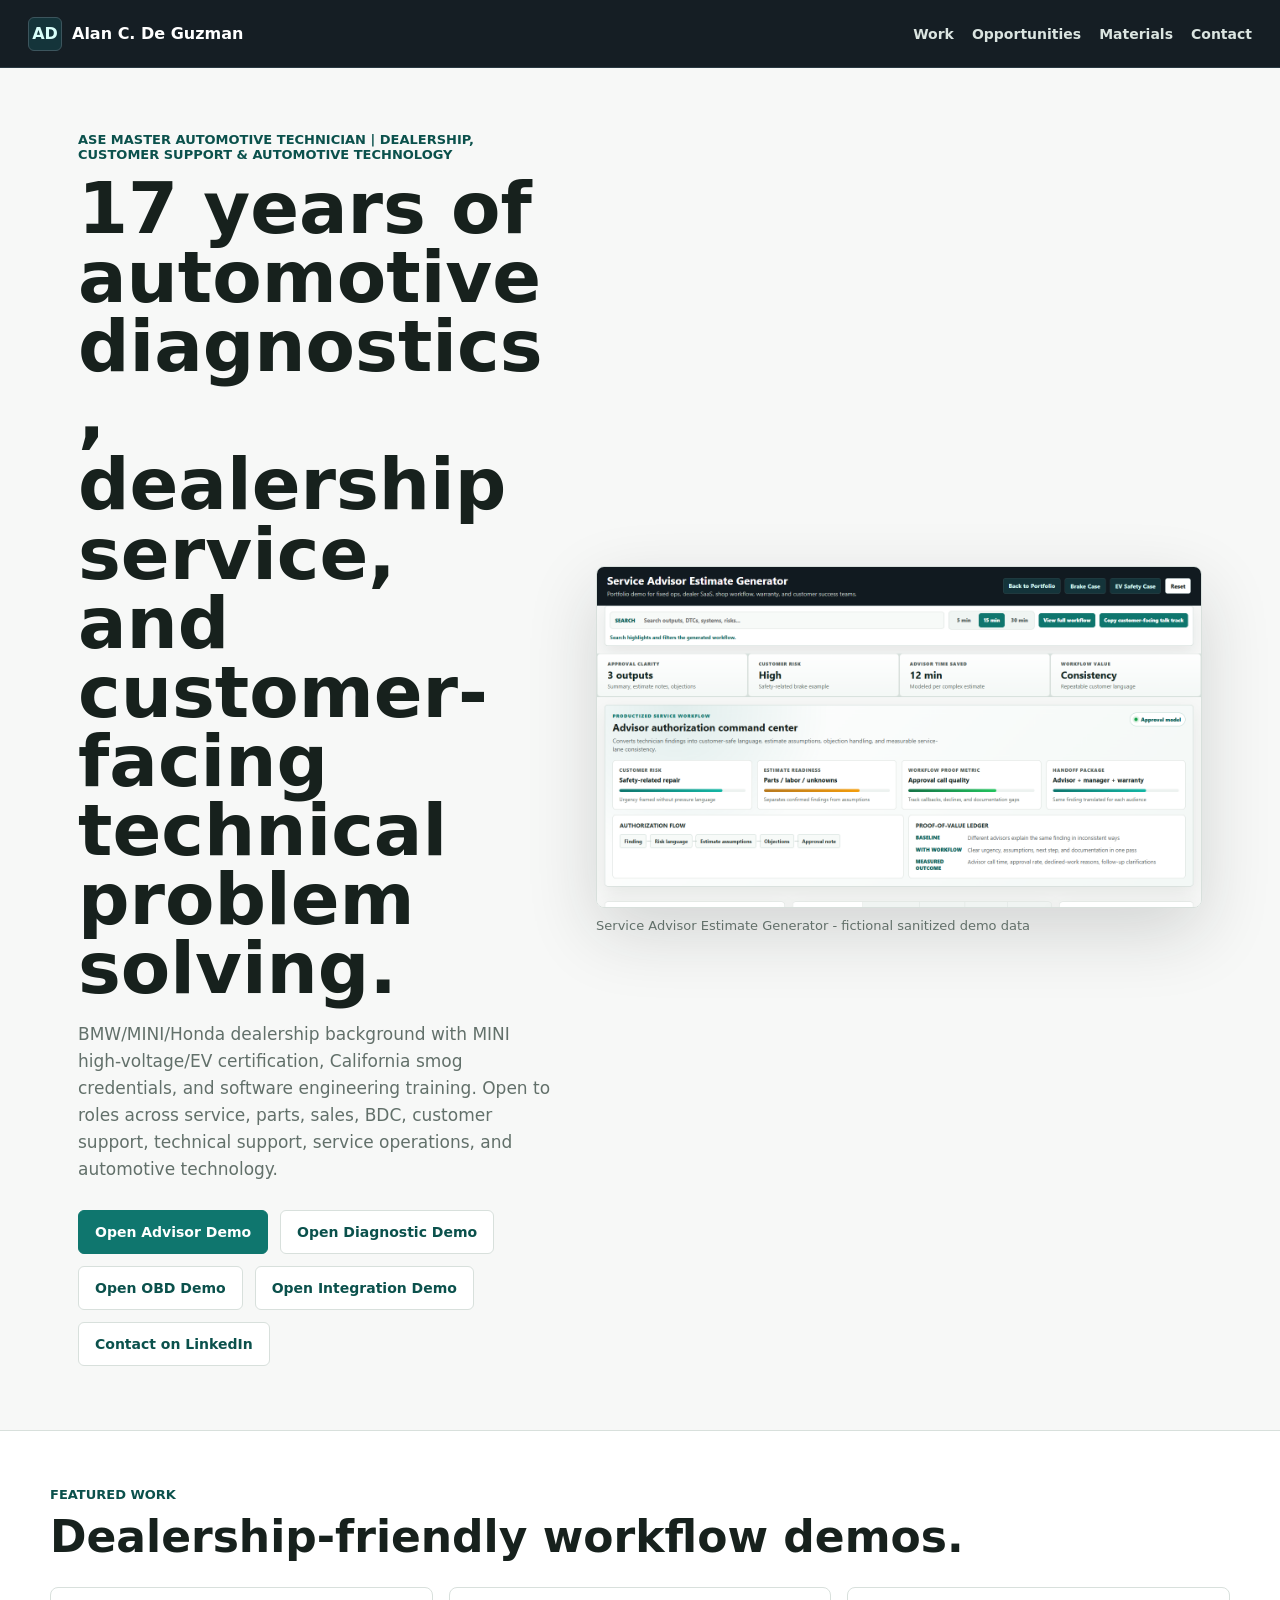
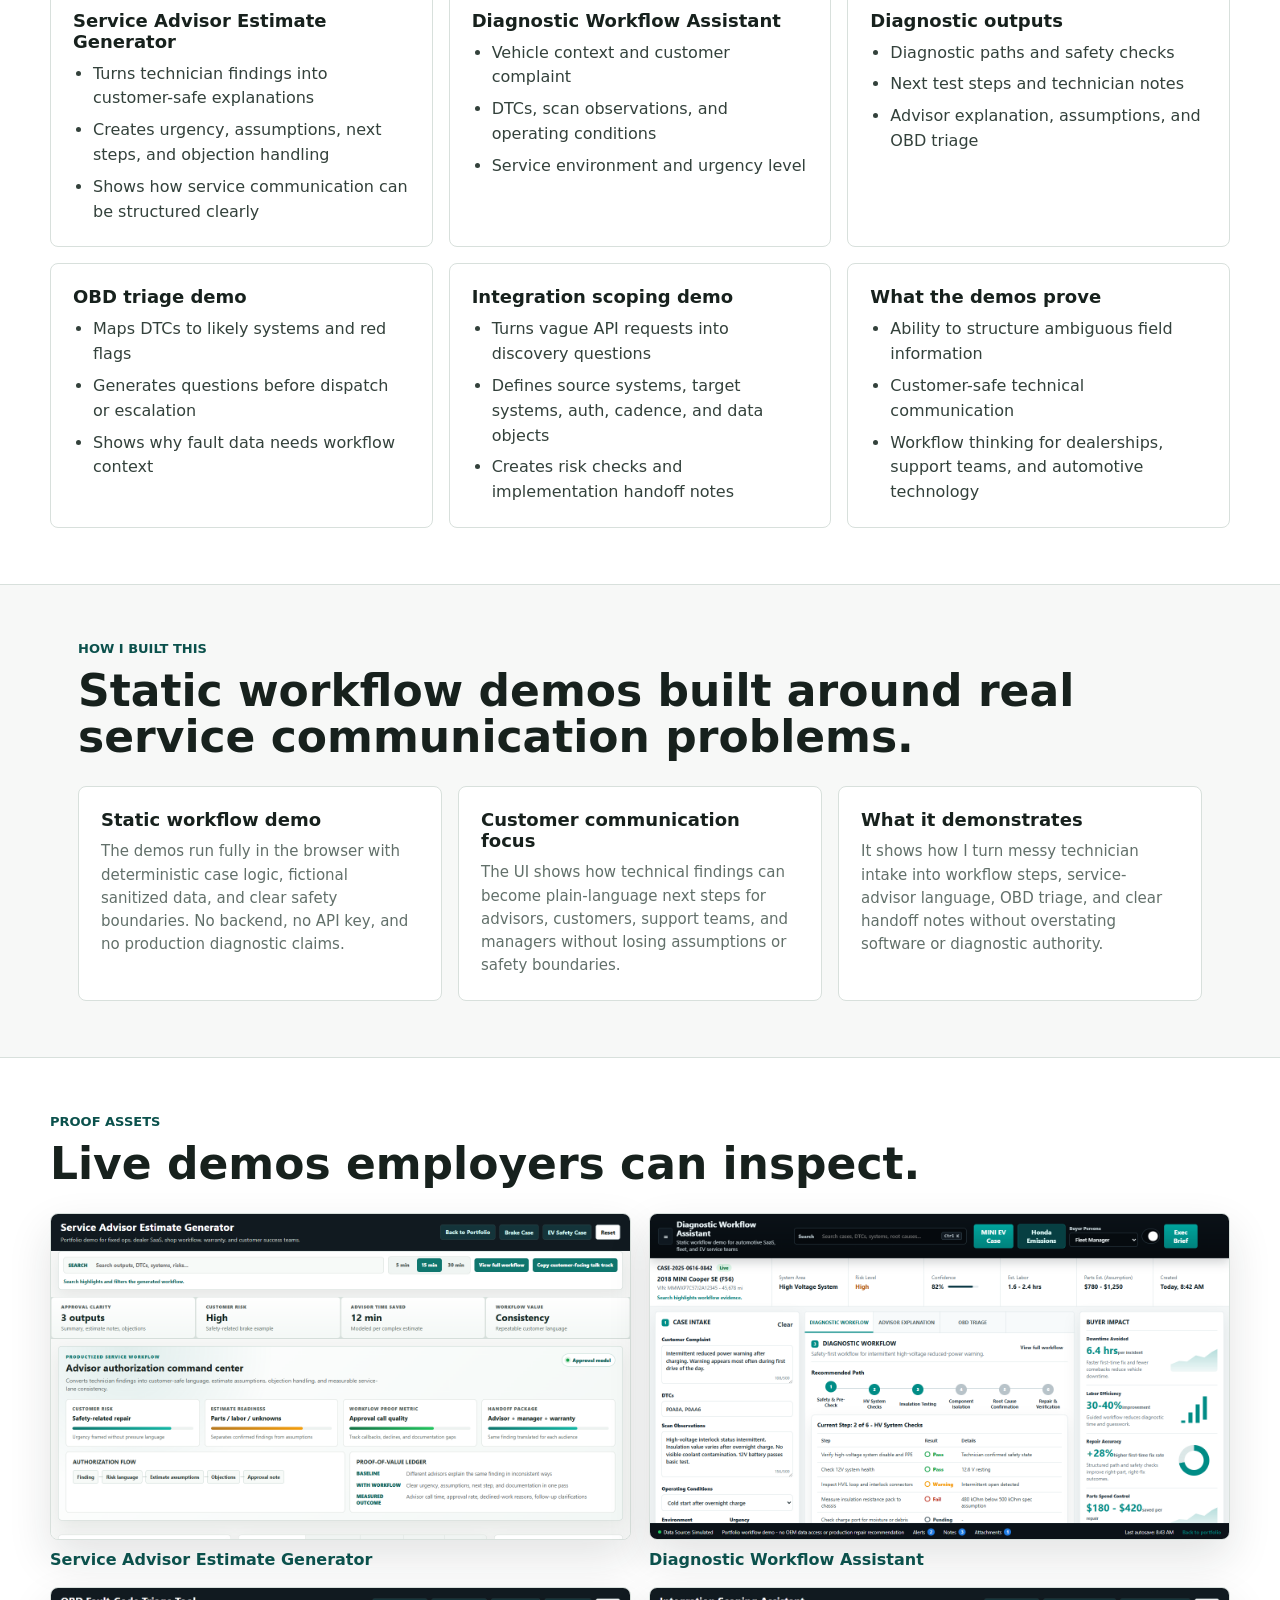
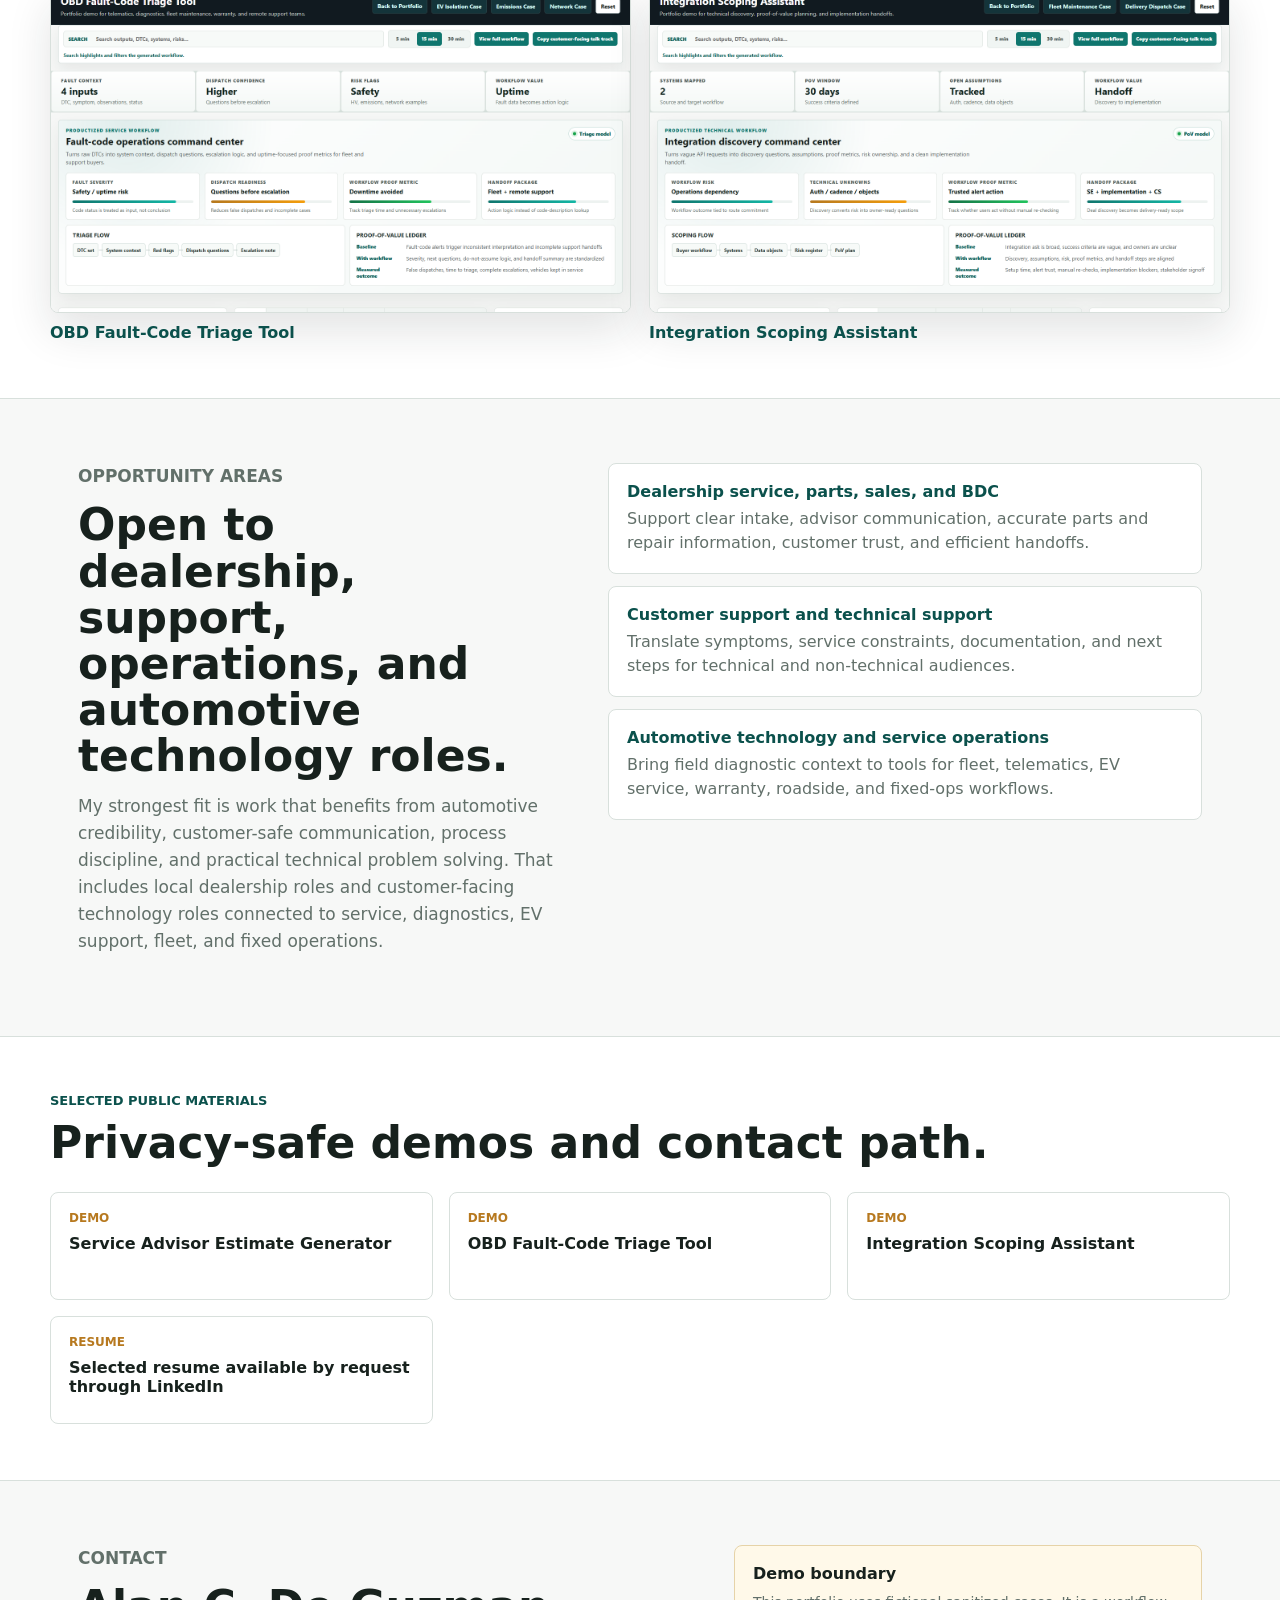
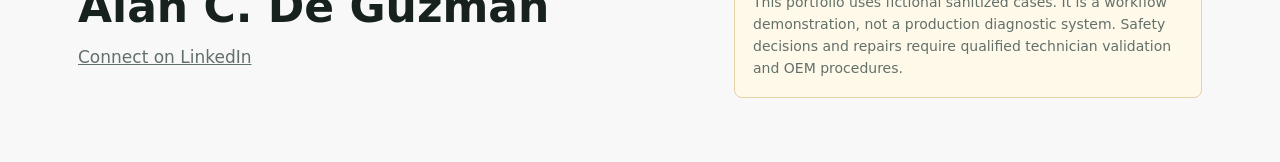
<file: index.html>
<!doctype html>
<html lang="en">
  <head>
    <meta charset="utf-8">
    <meta name="viewport" content="width=device-width, initial-scale=1">
    <title>Alan C. De Guzman - Automotive Dealership, Support & Technology Portfolio</title>
    <link rel="icon" href="data:image/svg+xml,%3Csvg xmlns='http://www.w3.org/2000/svg' viewBox='0 0 64 64'%3E%3Crect width='64' height='64' rx='10' fill='%230f766e'/%3E%3Ctext x='32' y='39' text-anchor='middle' font-family='Arial' font-size='24' font-weight='700' fill='white'%3EAD%3C/text%3E%3C/svg%3E">
    <link rel="stylesheet" href="portfolio-site.css">
  </head>
  <body>
    <header class="site-header">
      <a class="brand" href="#top" aria-label="Alan C. De Guzman portfolio home">
        <span>AD</span>
        <strong>Alan C. De Guzman</strong>
      </a>
      <nav aria-label="Portfolio navigation">
        <a href="#demo">Work</a>
        <a href="#value">Opportunities</a>
        <a href="#materials">Materials</a>
        <a href="#contact">Contact</a>
      </nav>
    </header>

    <main id="top">
      <section class="hero">
        <div class="hero-copy">
          <p class="role">ASE Master Automotive Technician | Dealership, Customer Support & Automotive Technology</p>
          <h1>17 years of automotive diagnostics, dealership service, and customer-facing technical problem solving.</h1>
          <p class="lead">BMW/MINI/Honda dealership background with MINI high-voltage/EV certification, California smog credentials, and software engineering training. Open to roles across service, parts, sales, BDC, customer support, technical support, service operations, and automotive technology.</p>
        <div class="hero-actions">
          <a class="button primary" href="service-advisor-estimate-generator/index.html">Open Advisor Demo</a>
          <a class="button secondary" href="diagnostic-workflow-assistant/index.html">Open Diagnostic Demo</a>
          <a class="button secondary" href="obd-triage-tool/index.html">Open OBD Demo</a>
          <a class="button secondary" href="integration-scoping-assistant/index.html">Open Integration Demo</a>
          <a class="button secondary" href="#contact">Contact on LinkedIn</a>
        </div>
        </div>
        <figure class="hero-media">
          <img src="service-advisor-estimate-generator/demo_screenshot.png" alt="Service Advisor Estimate Generator demo screenshot showing customer-safe repair explanation workflow.">
          <figcaption>Service Advisor Estimate Generator - fictional sanitized demo data</figcaption>
        </figure>
      </section>

      <section id="demo" class="band">
        <div class="section-heading">
          <p>Featured Work</p>
          <h2>Dealership-friendly workflow demos.</h2>
        </div>
        <div class="demo-grid">
          <article>
            <h3>Service Advisor Estimate Generator</h3>
            <ul>
              <li>Turns technician findings into customer-safe explanations</li>
              <li>Creates urgency, assumptions, next steps, and objection handling</li>
              <li>Shows how service communication can be structured clearly</li>
            </ul>
          </article>
          <article>
            <h3>Diagnostic Workflow Assistant</h3>
            <ul>
              <li>Vehicle context and customer complaint</li>
              <li>DTCs, scan observations, and operating conditions</li>
              <li>Service environment and urgency level</li>
            </ul>
          </article>
          <article>
            <h3>Diagnostic outputs</h3>
            <ul>
              <li>Diagnostic paths and safety checks</li>
              <li>Next test steps and technician notes</li>
              <li>Advisor explanation, assumptions, and OBD triage</li>
            </ul>
          </article>
          <article>
            <h3>OBD triage demo</h3>
            <ul>
              <li>Maps DTCs to likely systems and red flags</li>
              <li>Generates questions before dispatch or escalation</li>
              <li>Shows why fault data needs workflow context</li>
            </ul>
          </article>
          <article>
            <h3>Integration scoping demo</h3>
            <ul>
              <li>Turns vague API requests into discovery questions</li>
              <li>Defines source systems, target systems, auth, cadence, and data objects</li>
              <li>Creates risk checks and implementation handoff notes</li>
            </ul>
          </article>
          <article>
            <h3>What the demos prove</h3>
            <ul>
              <li>Ability to structure ambiguous field information</li>
              <li>Customer-safe technical communication</li>
              <li>Workflow thinking for dealerships, support teams, and automotive technology</li>
            </ul>
          </article>
        </div>
      </section>

      <section id="build" class="build-section">
        <div class="section-heading">
          <p>How I Built This</p>
          <h2>Static workflow demos built around real service communication problems.</h2>
        </div>
        <div class="build-grid">
          <article>
            <h3>Static workflow demo</h3>
            <p>The demos run fully in the browser with deterministic case logic, fictional sanitized data, and clear safety boundaries. No backend, no API key, and no production diagnostic claims.</p>
          </article>
          <article>
            <h3>Customer communication focus</h3>
            <p>The UI shows how technical findings can become plain-language next steps for advisors, customers, support teams, and managers without losing assumptions or safety boundaries.</p>
          </article>
          <article>
            <h3>What it demonstrates</h3>
            <p>It shows how I turn messy technician intake into workflow steps, service-advisor language, OBD triage, and clear handoff notes without overstating software or diagnostic authority.</p>
          </article>
        </div>
      </section>

      <section id="proof" class="band proof-assets">
        <div class="section-heading">
          <p>Proof Assets</p>
          <h2>Live demos employers can inspect.</h2>
        </div>
        <div class="proof-gallery">
          <a href="service-advisor-estimate-generator/index.html">
            <img src="service-advisor-estimate-generator/demo_screenshot.png" alt="Service Advisor Estimate Generator screenshot.">
            <span>Service Advisor Estimate Generator</span>
          </a>
          <a href="diagnostic-workflow-assistant/index.html">
            <img src="diagnostic-workflow-assistant/demo_screenshot.png" alt="Diagnostic Workflow Assistant command-center screenshot.">
            <span>Diagnostic Workflow Assistant</span>
          </a>
          <a href="obd-triage-tool/index.html">
            <img src="obd-triage-tool/demo_screenshot.png" alt="OBD Fault-Code Triage Tool screenshot.">
            <span>OBD Fault-Code Triage Tool</span>
          </a>
          <a href="integration-scoping-assistant/index.html">
            <img src="integration-scoping-assistant/demo_screenshot.png" alt="Integration Scoping Assistant screenshot.">
            <span>Integration Scoping Assistant</span>
          </a>
        </div>
      </section>

      <section id="value" class="split-section">
        <div>
          <p class="section-label">Opportunity Areas</p>
          <h2>Open to dealership, support, operations, and automotive technology roles.</h2>
          <p>My strongest fit is work that benefits from automotive credibility, customer-safe communication, process discipline, and practical technical problem solving. That includes local dealership roles and customer-facing technology roles connected to service, diagnostics, EV support, fleet, and fixed operations.</p>
        </div>
        <div class="value-list">
          <div>
            <strong>Dealership service, parts, sales, and BDC</strong>
            <span>Support clear intake, advisor communication, accurate parts and repair information, customer trust, and efficient handoffs.</span>
          </div>
          <div>
            <strong>Customer support and technical support</strong>
            <span>Translate symptoms, service constraints, documentation, and next steps for technical and non-technical audiences.</span>
          </div>
          <div>
            <strong>Automotive technology and service operations</strong>
            <span>Bring field diagnostic context to tools for fleet, telematics, EV service, warranty, roadside, and fixed-ops workflows.</span>
          </div>
        </div>
      </section>

      <section id="materials" class="band">
        <div class="section-heading">
          <p>Selected Public Materials</p>
          <h2>Privacy-safe demos and contact path.</h2>
        </div>
        <div class="materials-grid">
          <a href="service-advisor-estimate-generator/index.html">
            <span>Demo</span>
            Service Advisor Estimate Generator
          </a>
          <a href="obd-triage-tool/index.html">
            <span>Demo</span>
            OBD Fault-Code Triage Tool
          </a>
          <a href="integration-scoping-assistant/index.html">
            <span>Demo</span>
            Integration Scoping Assistant
          </a>
          <a href="https://www.linkedin.com/in/alan-de-guzman-12244482/">
            <span>Resume</span>
            Selected resume available by request through LinkedIn
          </a>
        </div>
      </section>

      <section id="contact" class="contact-section">
        <div>
          <p class="section-label">Contact</p>
          <h2>Alan C. De Guzman</h2>
          <p><a href="https://www.linkedin.com/in/alan-de-guzman-12244482/">Connect on LinkedIn</a></p>
        </div>
        <div class="note">
          <strong>Demo boundary</strong>
          <p>This portfolio uses fictional sanitized cases. It is a workflow demonstration, not a production diagnostic system. Safety decisions and repairs require qualified technician validation and OEM procedures.</p>
        </div>
      </section>
    </main>
  </body>
</html>
</file>
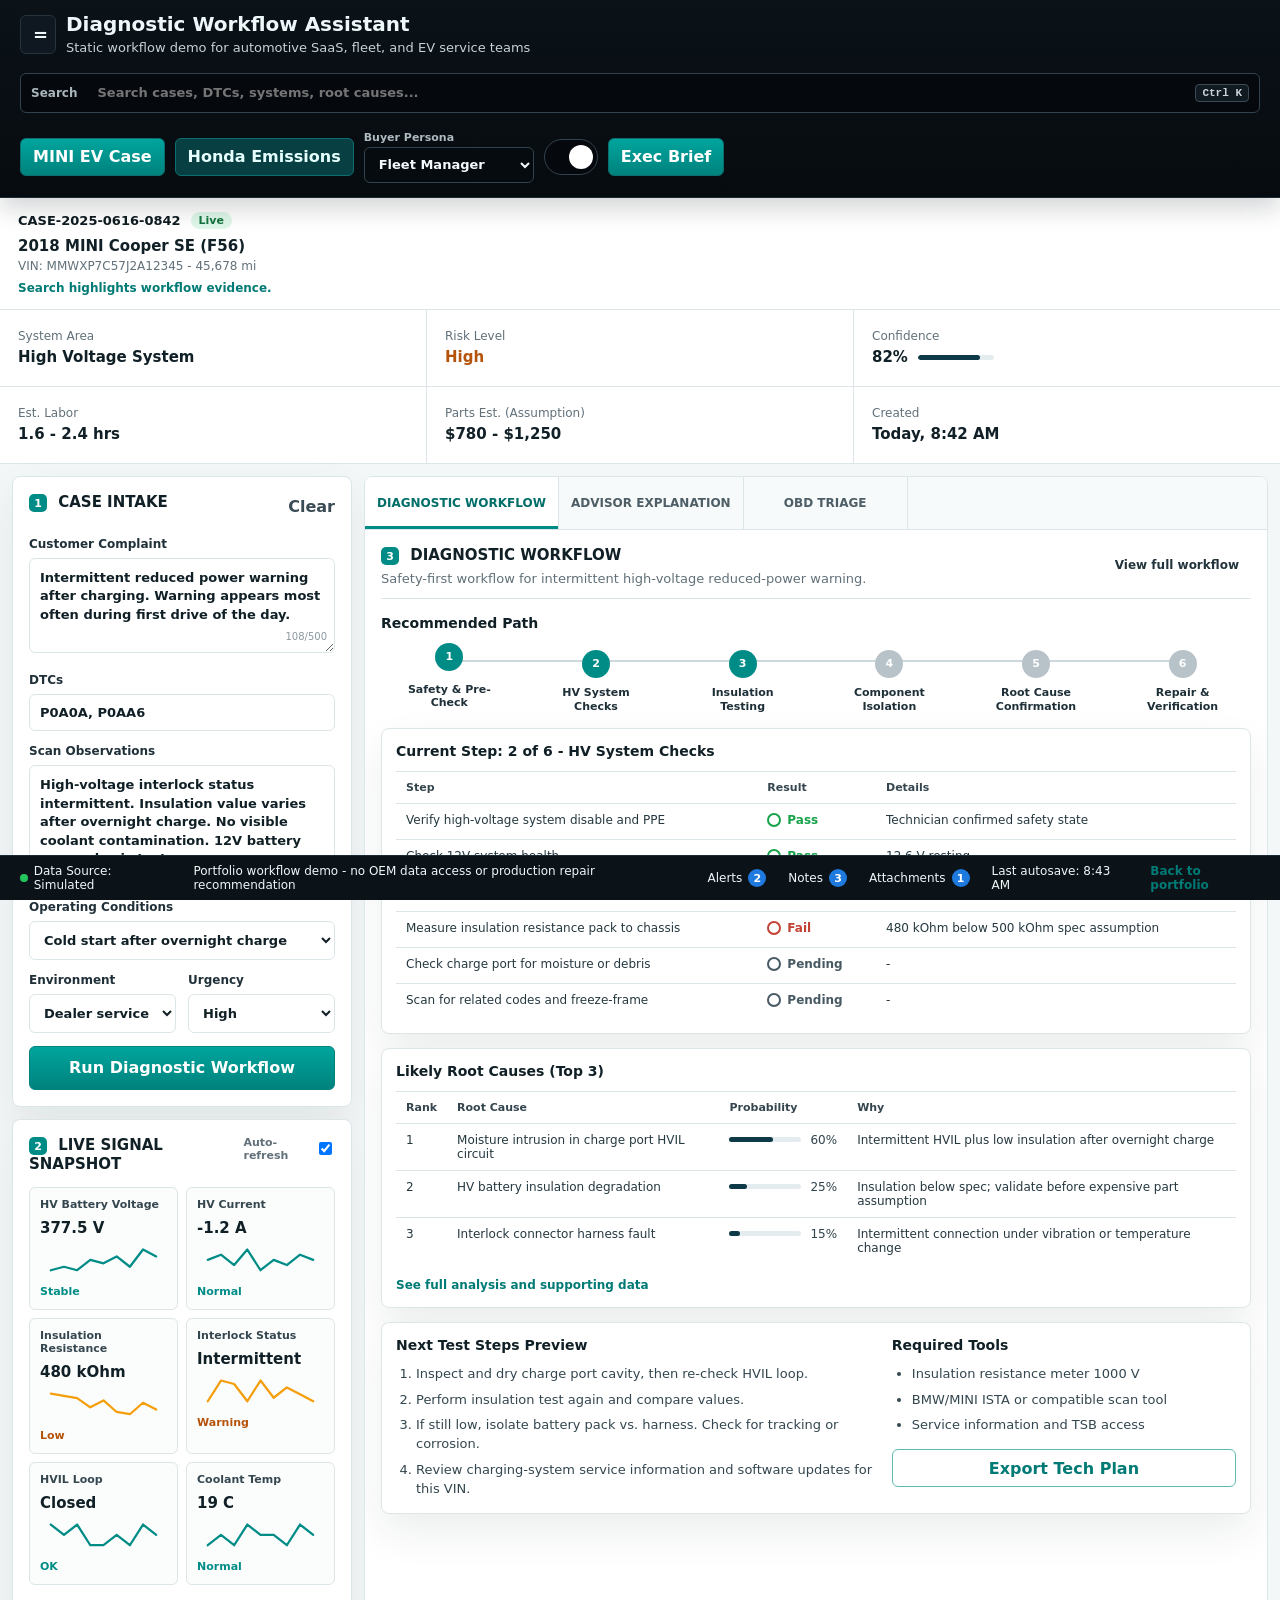
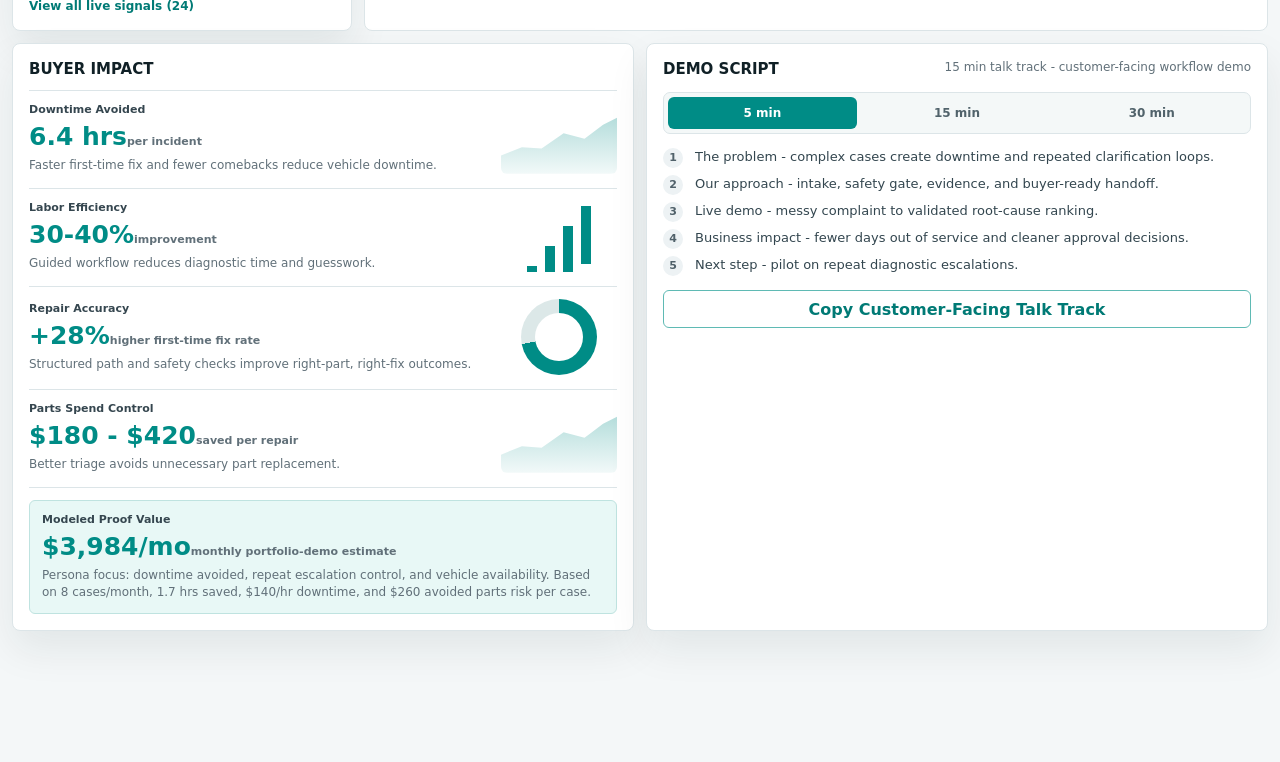
<file: diagnostic-workflow-assistant/index.html>
<!doctype html>
<html lang="en">
  <head>
    <meta charset="utf-8">
    <meta name="viewport" content="width=device-width, initial-scale=1">
    <title>Diagnostic Workflow Assistant</title>
    <link rel="icon" href="data:image/svg+xml,%3Csvg xmlns='http://www.w3.org/2000/svg' viewBox='0 0 64 64'%3E%3Crect width='64' height='64' rx='10' fill='%230f766e'/%3E%3Cpath d='M18 33h28M32 19v28' stroke='white' stroke-width='6' stroke-linecap='round'/%3E%3C/svg%3E">
    <link rel="stylesheet" href="styles.css?v=static-ai-dashboard-20260617">
  </head>
  <body>
    <header class="app-bar">
      <div class="brand-group">
        <button class="icon-button" type="button" aria-label="Menu">=</button>
        <div>
          <h1>Diagnostic Workflow Assistant</h1>
          <p>Static workflow demo for automotive SaaS, fleet, and EV service teams</p>
        </div>
      </div>
      <label class="search-box" aria-label="Search">
        <span>Search</span>
        <input id="searchInput" type="search" placeholder="Search cases, DTCs, systems, root causes...">
        <kbd>Ctrl K</kbd>
      </label>
      <div class="app-actions">
        <div class="case-switcher" aria-label="Demo cases">
          <button id="loadMiniCase" data-case="mini" class="active" type="button">MINI EV Case</button>
          <button id="loadHondaCase" data-case="honda" type="button">Honda Emissions</button>
        </div>
        <label class="persona-select">
          Buyer Persona
          <select id="buyerPersona">
            <option value="fleet" selected>Fleet Manager</option>
            <option value="service">Service Director</option>
            <option value="support">Remote Support</option>
            <option value="exec">Executive Buyer</option>
          </select>
        </label>
        <button class="theme-toggle" type="button" aria-label="Theme preview"><span></span></button>
        <button id="briefButton" class="exec-button" type="button">Exec Brief</button>
        <span id="briefStatus" class="brief-status" aria-live="polite"></span>
      </div>
    </header>

    <section class="case-strip" aria-label="Case summary">
      <article class="case-card">
        <div class="case-id"><strong id="caseId">CASE-2025-0616-0842</strong><span id="caseStatus">Live</span></div>
        <h2 id="caseVehicle">2018 MINI Cooper SE (F56)</h2>
        <p id="caseVin">VIN: MMWXP7C57J2A12345 - 45,678 mi</p>
        <p id="searchStatus" class="search-status" aria-live="polite">Search highlights workflow evidence.</p>
      </article>
      <article class="summary-metric">
        <span>System Area</span>
        <strong id="systemArea">High Voltage System</strong>
      </article>
      <article class="summary-metric warning">
        <span>Risk Level</span>
        <strong id="riskLevel">High</strong>
      </article>
      <article class="summary-metric">
        <span>Confidence</span>
        <div class="confidence-line"><strong id="confidenceValue">78%</strong><i><b id="confidenceBar"></b></i></div>
      </article>
      <article class="summary-metric">
        <span>Est. Labor</span>
        <strong id="laborEstimate">1.6 - 2.4 hrs</strong>
      </article>
      <article class="summary-metric">
        <span>Parts Est. (Assumption)</span>
        <strong id="partsEstimate">$780 - $1,250</strong>
      </article>
      <article class="summary-metric">
        <span>Created</span>
        <strong>Today, 8:42 AM</strong>
      </article>
    </section>

    <main class="dashboard-grid">
      <aside class="left-rail">
        <section class="panel">
          <div class="panel-title">
            <h2><span>1</span> Case Intake</h2>
            <button id="clearCase" type="button">Clear</button>
          </div>
          <form id="diagnosticForm">
            <label>
              Customer Complaint
              <textarea id="complaint" maxlength="500" rows="4">Intermittent reduced power warning after charging. Warning appears most often during first drive of the day.</textarea>
              <small><span id="complaintCount">97</span>/500</small>
            </label>
            <label>
              DTCs
              <input id="dtcs" type="text" value="P0A0A, P0AA6">
            </label>
            <label>
              Scan Observations
              <textarea id="observations" maxlength="500" rows="5">High-voltage interlock status intermittent. Insulation value varies after overnight charge. No visible coolant contamination. 12V battery passes basic test.</textarea>
              <small><span id="observationsCount">118</span>/500</small>
            </label>
            <label>
              Operating Conditions
              <select id="conditions">
                <option selected>Cold start after overnight charge</option>
                <option>Warm engine mixed drive cycle</option>
                <option>Highway cruise under load</option>
                <option>Concern not currently reproducible</option>
              </select>
            </label>
            <div class="field-row">
              <label>
                Environment
                <select id="environment">
                  <option selected>Dealer service</option>
                  <option>Fleet maintenance</option>
                  <option>Remote support</option>
                </select>
              </label>
              <label>
                Urgency
                <select id="urgency">
                  <option selected>High</option>
                  <option>Medium</option>
                  <option>Low</option>
                </select>
              </label>
            </div>
            <button class="run-button" type="submit">Run Diagnostic Workflow</button>
          </form>
        </section>

        <section class="panel signal-panel">
          <div class="panel-title">
            <h2><span>2</span> Live Signal Snapshot</h2>
            <label class="auto-refresh">Auto-refresh <input id="autoRefresh" type="checkbox" checked></label>
          </div>
          <div id="signalGrid" class="signal-grid"></div>
          <a class="view-link" href="#workflowPanel">View all live signals (24)</a>
        </section>
      </aside>

      <section class="center-stage">
        <nav class="workflow-tabs" aria-label="Workflow tabs">
          <button class="tab active" data-tab="workflow">Diagnostic Workflow</button>
          <button class="tab" data-tab="advisor">Advisor Explanation</button>
          <button class="tab" data-tab="obd">OBD Triage</button>
        </nav>

        <section id="workflowPanel" class="stage-panel active">
          <div class="stage-header">
            <div>
              <h2><span>3</span> Diagnostic Workflow</h2>
              <p id="workflowSubtitle">Recommended path for high-voltage intermittent warning.</p>
            </div>
            <button id="fullWorkflowButton" class="ghost-button" type="button">View full workflow</button>
          </div>

          <section class="recommended-path">
            <h3>Recommended Path</h3>
            <ol id="pathSteps"></ol>
          </section>

          <section class="table-card">
            <h3 id="currentStepTitle">Current Step: 2 of 6 - HV System Checks</h3>
            <table>
              <thead><tr><th>Step</th><th>Result</th><th>Details</th></tr></thead>
              <tbody id="stepRows"></tbody>
            </table>
          </section>

          <section class="table-card">
            <h3>Likely Root Causes <span>(Top 3)</span></h3>
            <table>
              <thead><tr><th>Rank</th><th>Root Cause</th><th>Probability</th><th>Why</th></tr></thead>
              <tbody id="rootCauseRows"></tbody>
            </table>
            <a class="view-link" href="#nextSteps">See full analysis and supporting data</a>
          </section>

          <section id="nextSteps" class="next-steps-card">
            <article>
              <h3>Next Test Steps Preview</h3>
              <ol id="nextTestSteps"></ol>
            </article>
            <article>
              <h3>Required Tools</h3>
              <ul id="requiredTools"></ul>
              <button class="outline-button" type="button">Export Tech Plan</button>
            </article>
          </section>
        </section>

        <section id="advisorPanel" class="stage-panel">
          <article class="explanation-card">
            <h2>Advisor Explanation</h2>
            <p id="advisorExplanation"></p>
            <h3>Customer-safe next step</h3>
            <p id="customerNextStep"></p>
            <h3>Objection handling</h3>
            <p id="objectionHandling"></p>
          </article>
        </section>

        <section id="obdPanel" class="stage-panel">
          <article class="explanation-card">
            <h2>OBD Triage</h2>
            <p id="obdSummary"></p>
            <div class="obd-columns">
              <section><h3>Systems To Check</h3><ul id="systemsToCheck"></ul></section>
              <section><h3>Questions Before Escalation</h3><ul id="triageQuestions"></ul></section>
              <section><h3>Do Not Assume</h3><ul id="doNotAssume"></ul></section>
            </div>
          </article>
        </section>
      </section>

      <aside class="right-rail">
        <section class="panel buyer-impact">
          <h2>Buyer Impact</h2>
          <div id="impactCards" class="impact-stack"></div>
        </section>
        <section class="panel demo-script">
          <div class="panel-title">
            <h2>Demo Script</h2>
            <span id="demoModeLabel">15 min talk track</span>
          </div>
          <div class="demo-mode" aria-label="Demo mode">
            <button class="active" type="button" data-demo-mode="5">5 min</button>
            <button type="button" data-demo-mode="15">15 min</button>
            <button type="button" data-demo-mode="30">30 min</button>
          </div>
          <ol id="demoScript"></ol>
          <button id="copyTalkTrack" class="outline-button" type="button">Copy Customer-Facing Talk Track</button>
          <span id="talkTrackStatus" class="copy-status" aria-live="polite"></span>
        </section>
      </aside>
    </main>

    <section id="workflowModal" class="modal-shell" aria-hidden="true">
      <div class="modal-backdrop" data-close-modal></div>
      <article class="workflow-modal" role="dialog" aria-modal="true" aria-labelledby="workflowModalTitle">
        <header>
          <div>
            <p>Full Workflow Package</p>
            <h2 id="workflowModalTitle">Diagnostic Workflow</h2>
          </div>
          <button id="closeWorkflowModal" type="button" aria-label="Close full workflow">Close</button>
        </header>
        <div id="workflowModalBody" class="modal-grid"></div>
      </article>
    </section>

    <footer class="status-bar">
      <span><i></i> Data Source: Simulated</span>
      <span>Portfolio workflow demo - no OEM data access or production repair recommendation</span>
      <span>Alerts <b>2</b></span>
      <span>Notes <b>3</b></span>
      <span>Attachments <b>1</b></span>
      <span class="push-right">Last autosave: 8:43 AM</span>
      <a href="../index.html">Back to portfolio</a>
    </footer>

    <textarea id="briefText" class="sr-only" aria-hidden="true" tabindex="-1"></textarea>
    <textarea id="talkTrackText" class="sr-only" aria-hidden="true" tabindex="-1"></textarea>
    <script src="app.js?v=static-ai-dashboard-20260617"></script>
  </body>
</html>
</file>
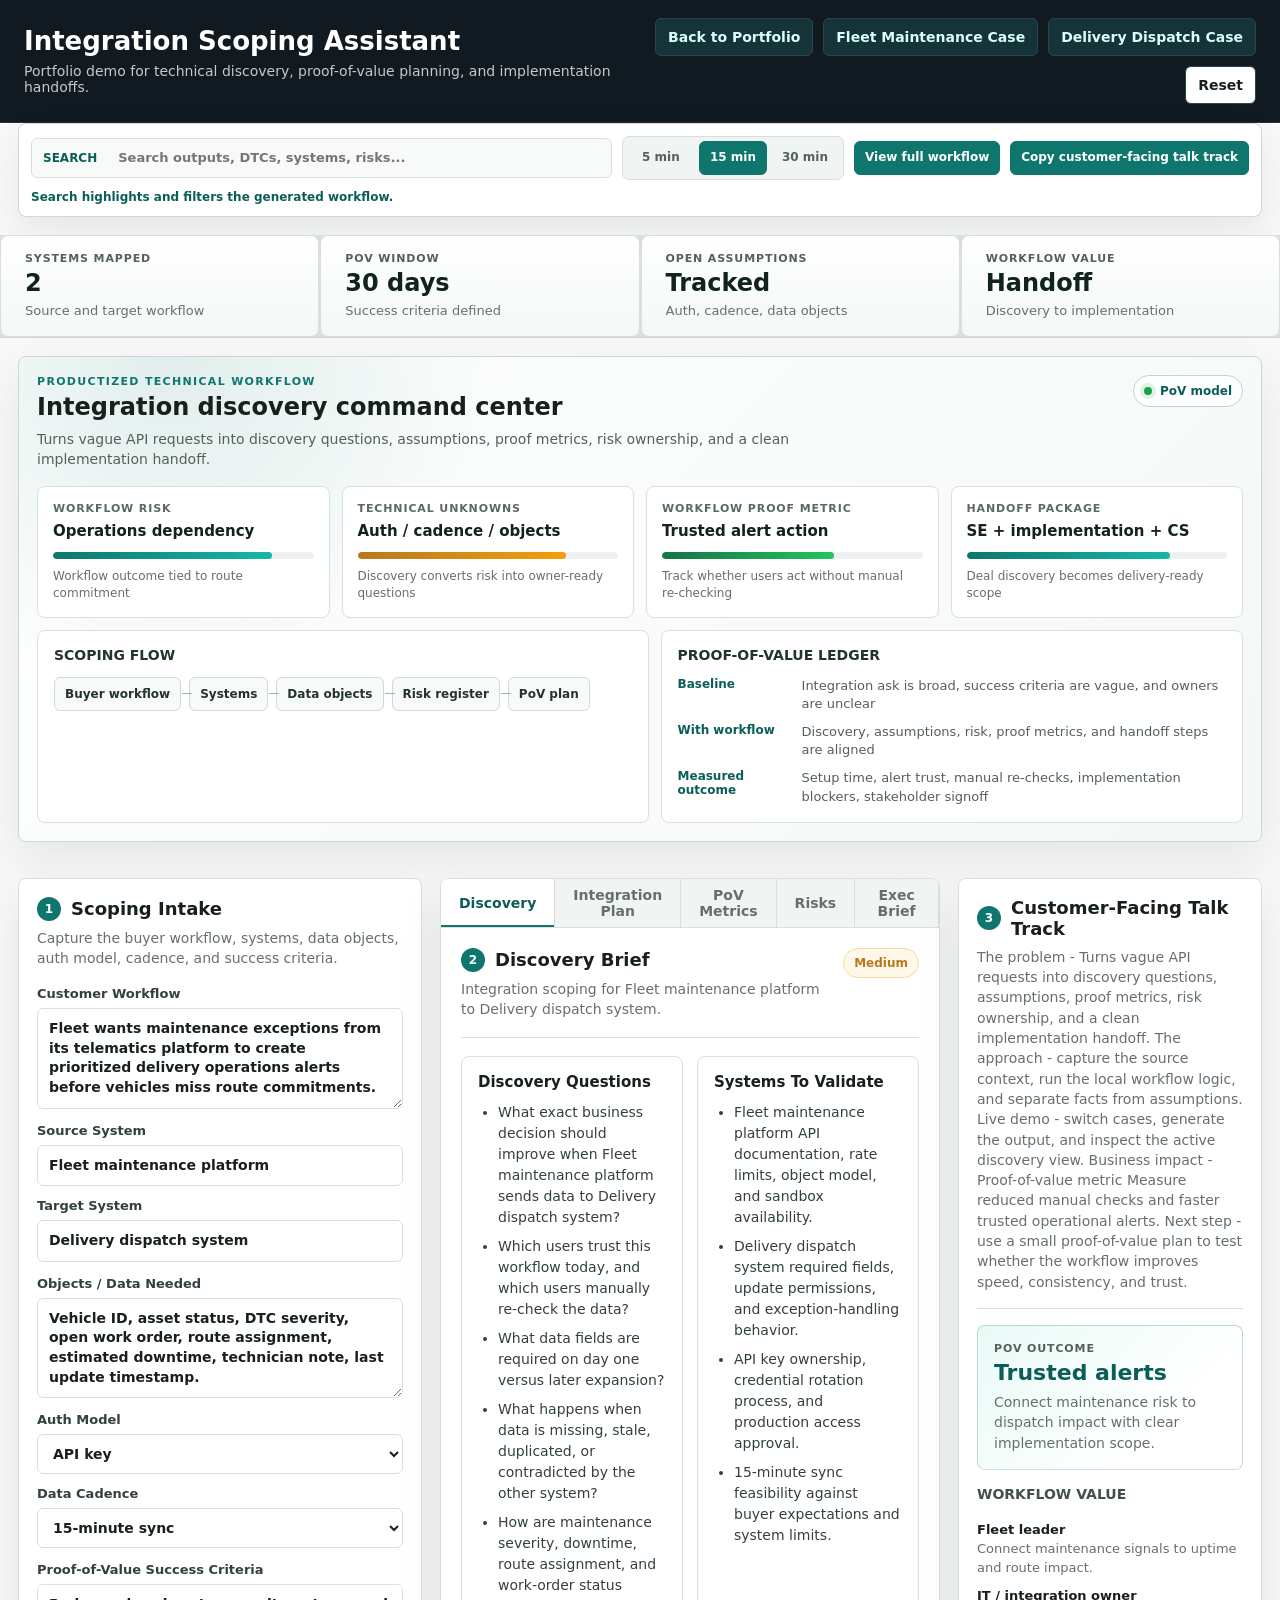
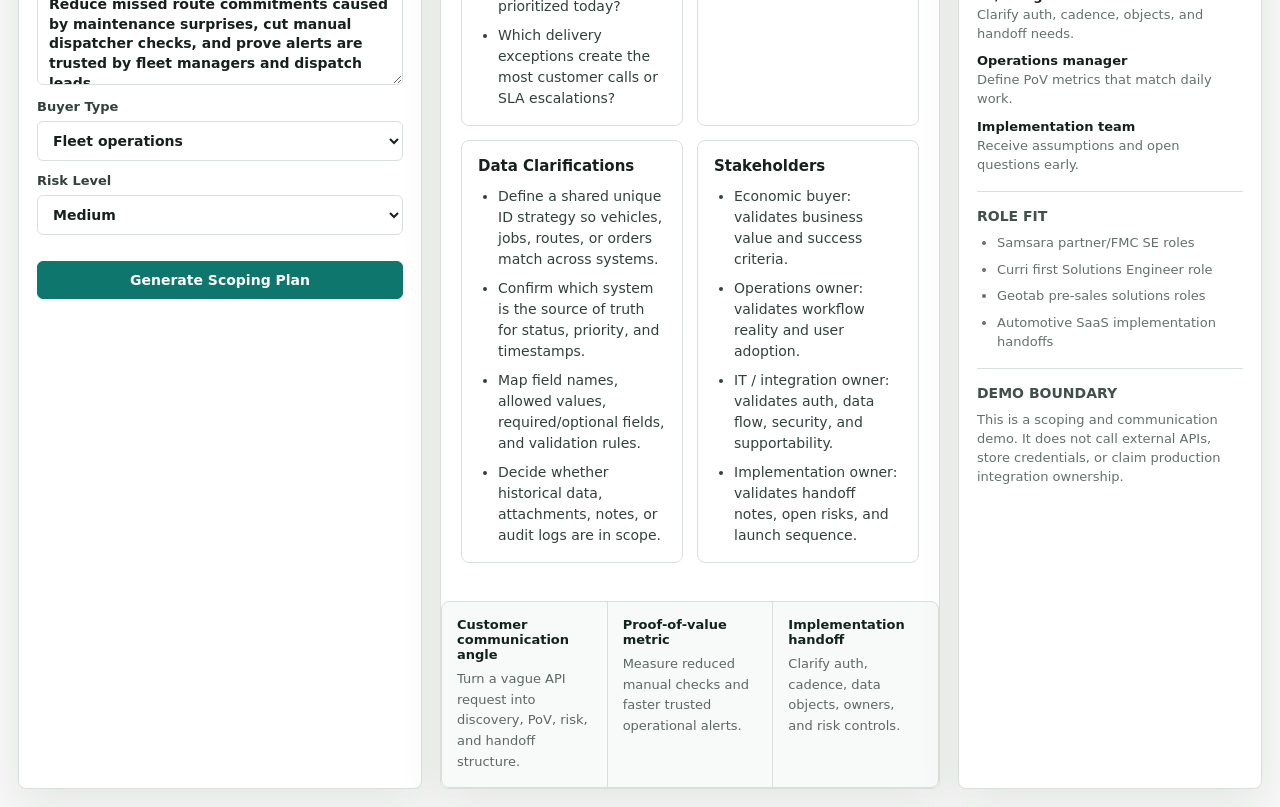
<file: integration-scoping-assistant/index.html>
<!doctype html>
<html lang="en">
  <head>
    <meta charset="utf-8">
    <meta name="viewport" content="width=device-width, initial-scale=1">
    <title>Integration Scoping Assistant</title>
    <link rel="icon" href="data:image/svg+xml,%3Csvg xmlns='http://www.w3.org/2000/svg' viewBox='0 0 64 64'%3E%3Crect width='64' height='64' rx='10' fill='%230f766e'/%3E%3Cpath d='M18 22h13v8H18zm15 12h13v8H33zM25 30v4h14' fill='none' stroke='white' stroke-width='5' stroke-linejoin='round'/%3E%3C/svg%3E">
    <link rel="stylesheet" href="styles.css?v=command-center-20260617b">
    <link rel="stylesheet" href="../demo-command.css?v=command-center-20260617b">
    <link rel="stylesheet" href="../demo-enhancements.css?v=shared-controls-20260617">
  </head>
  <body>
    <header class="topbar">
      <div>
        <h1>Integration Scoping Assistant</h1>
        <p>Portfolio demo for technical discovery, proof-of-value planning, and implementation handoffs.</p>
      </div>
      <div class="topbar-actions">
        <a class="home-link" href="../index.html" aria-label="Return to portfolio home">Back to Portfolio</a>
        <button id="loadFleetCase" class="secondary" type="button">Fleet Maintenance Case</button>
        <button id="loadDeliveryCase" class="secondary" type="button">Delivery Dispatch Case</button>
        <button id="resetForm" type="button">Reset</button>
      </div>
    </header>

    <section class="insight-strip" aria-label="Demo impact summary">
      <article>
        <span>Systems mapped</span>
        <strong>2</strong>
        <small>Source and target workflow</small>
      </article>
      <article>
        <span>PoV window</span>
        <strong>30 days</strong>
        <small>Success criteria defined</small>
      </article>
      <article>
        <span>Open assumptions</span>
        <strong>Tracked</strong>
        <small>Auth, cadence, data objects</small>
      </article>
      <article>
        <span>Workflow value</span>
        <strong>Handoff</strong>
        <small>Discovery to implementation</small>
      </article>
    </section>

    <section class="command-center" aria-label="Sales engineer command center">
      <div class="command-header">
        <div>
          <span class="eyebrow">Productized technical workflow</span>
          <h2>Integration discovery command center</h2>
          <p>Turns vague API requests into discovery questions, assumptions, proof metrics, risk ownership, and a clean implementation handoff.</p>
        </div>
        <div class="live-badge"><span></span> PoV model</div>
      </div>

      <div class="command-grid">
        <article class="signal-tile">
          <span>Workflow risk</span>
          <strong>Operations dependency</strong>
          <div class="signal-meter"><i style="width: 84%"></i></div>
          <small>Workflow outcome tied to route commitment</small>
        </article>
        <article class="signal-tile">
          <span>Technical unknowns</span>
          <strong>Auth / cadence / objects</strong>
          <div class="signal-meter amber"><i style="width: 80%"></i></div>
          <small>Discovery converts risk into owner-ready questions</small>
        </article>
        <article class="signal-tile">
          <span>Workflow proof metric</span>
          <strong>Trusted alert action</strong>
          <div class="signal-meter green"><i style="width: 66%"></i></div>
          <small>Track whether users act without manual re-checking</small>
        </article>
        <article class="signal-tile">
          <span>Handoff package</span>
          <strong>SE + implementation + CS</strong>
          <div class="signal-meter"><i style="width: 78%"></i></div>
          <small>Deal discovery becomes delivery-ready scope</small>
        </article>
      </div>

      <div class="demo-intelligence">
        <article class="workflow-map">
          <h3>Scoping Flow</h3>
          <div class="flow-rail">
            <span>Buyer workflow</span>
            <span>Systems</span>
            <span>Data objects</span>
            <span>Risk register</span>
            <span>PoV plan</span>
          </div>
        </article>
        <article class="proof-ledger">
          <h3>Proof-of-Value Ledger</h3>
          <dl>
            <div><dt>Baseline</dt><dd>Integration ask is broad, success criteria are vague, and owners are unclear</dd></div>
            <div><dt>With workflow</dt><dd>Discovery, assumptions, risk, proof metrics, and handoff steps are aligned</dd></div>
            <div><dt>Measured outcome</dt><dd>Setup time, alert trust, manual re-checks, implementation blockers, stakeholder signoff</dd></div>
          </dl>
        </article>
      </div>
    </section>

    <main class="app-shell">
      <aside class="input-panel" aria-label="Integration scoping input">
        <section class="panel-header">
          <div class="section-title"><span>1</span><h2>Scoping Intake</h2></div>
          <p>Capture the buyer workflow, systems, data objects, auth model, cadence, and success criteria.</p>
        </section>

        <form id="scopeForm">
          <label>
            Customer Workflow
            <textarea id="workflow" name="workflow" rows="4">Fleet wants maintenance exceptions from its telematics platform to create prioritized delivery operations alerts before vehicles miss route commitments.</textarea>
          </label>

          <div class="field-grid">
            <label>
              Source System
              <input id="sourceSystem" name="sourceSystem" type="text" value="Fleet maintenance platform" autocomplete="off">
            </label>
            <label>
              Target System
              <input id="targetSystem" name="targetSystem" type="text" value="Delivery dispatch system" autocomplete="off">
            </label>
          </div>

          <label>
            Objects / Data Needed
            <textarea id="objects" name="objects" rows="4">Vehicle ID, asset status, DTC severity, open work order, route assignment, estimated downtime, technician note, last update timestamp.</textarea>
          </label>

          <div class="field-grid">
            <label>
              Auth Model
              <select id="authModel" name="authModel">
                <option>OAuth 2.0</option>
                <option selected>API key</option>
                <option>Service account</option>
                <option>Unknown</option>
              </select>
            </label>
            <label>
              Data Cadence
              <select id="cadence" name="cadence">
                <option>Real-time webhook</option>
                <option selected>15-minute sync</option>
                <option>Hourly batch</option>
                <option>Daily report</option>
              </select>
            </label>
          </div>

          <label>
            Proof-of-Value Success Criteria
            <textarea id="successCriteria" name="successCriteria" rows="4">Reduce missed route commitments caused by maintenance surprises, cut manual dispatcher checks, and prove alerts are trusted by fleet managers and dispatch leads.</textarea>
          </label>

          <div class="field-grid">
            <label>
              Buyer Type
              <select id="buyerType" name="buyerType">
                <option selected>Fleet operations</option>
                <option>Public sector fleet</option>
                <option>Industrial delivery</option>
                <option>Dealer fixed ops</option>
              </select>
            </label>
            <label>
              Risk Level
              <select id="riskLevel" name="riskLevel">
                <option>Low</option>
                <option selected>Medium</option>
                <option>High</option>
                <option>Safety critical</option>
              </select>
            </label>
          </div>

          <button class="primary" type="submit">Generate Scoping Plan</button>
        </form>
      </aside>

      <section class="workspace" aria-label="Integration scoping results">
        <nav class="tabs" aria-label="Output tabs">
          <button class="tab active" data-tab="discovery" type="button">Discovery</button>
          <button class="tab" data-tab="plan" type="button">Integration Plan</button>
          <button class="tab" data-tab="pov" type="button">PoV Metrics</button>
          <button class="tab" data-tab="risks" type="button">Risks</button>
          <button class="tab" data-tab="brief" type="button">Exec Brief</button>
        </nav>

        <section id="discovery" class="tab-panel active">
          <div class="result-header">
            <div>
              <div class="section-title"><span>2</span><h2>Discovery Brief</h2></div>
              <p id="scopeSummary">Integration scoping for Fleet maintenance platform to Delivery dispatch system.</p>
            </div>
            <span id="riskPill" class="risk medium">Medium</span>
          </div>

          <div class="result-grid">
            <article>
              <h3>Discovery Questions</h3>
              <ul id="discoveryQuestions"></ul>
            </article>
            <article>
              <h3>Systems To Validate</h3>
              <ul id="systemsToValidate"></ul>
            </article>
            <article>
              <h3>Data Clarifications</h3>
              <ul id="dataClarifications"></ul>
            </article>
            <article>
              <h3>Stakeholders</h3>
              <ul id="stakeholders"></ul>
            </article>
          </div>
        </section>

        <section id="plan" class="tab-panel">
          <div class="result-grid">
            <article>
              <h2>Integration Pattern</h2>
              <p id="integrationPattern"></p>
            </article>
            <article>
              <h3>Technical Assumptions</h3>
              <ul id="technicalAssumptions"></ul>
            </article>
            <article>
              <h3>Implementation Handoff</h3>
              <ol id="handoffSteps"></ol>
            </article>
            <article>
              <h3>Demo Flow</h3>
              <ol id="demoFlow"></ol>
            </article>
          </div>
        </section>

        <section id="pov" class="tab-panel">
          <div class="scoreboard">
            <div>
              <span>PoV Window</span>
              <strong id="povWindow">30 days</strong>
            </div>
            <div>
              <span>Primary Metric</span>
              <strong id="primaryMetric">Route risk reduction</strong>
            </div>
            <div>
              <span>Buyer Proof</span>
              <strong id="buyerProof">Trusted alerts</strong>
            </div>
          </div>
          <div class="result-grid">
            <article>
              <h3>Success Metrics</h3>
              <ul id="successMetrics"></ul>
            </article>
            <article>
              <h3>Baseline Needed</h3>
              <ul id="baselineNeeded"></ul>
            </article>
            <article>
              <h3>Outcome Story</h3>
              <p id="outcomeStory"></p>
            </article>
            <article>
              <h3>Close Plan</h3>
              <ol id="closePlan"></ol>
            </article>
          </div>
        </section>

        <section id="risks" class="tab-panel">
          <div class="result-grid">
            <article>
              <h2>Risk Register</h2>
              <ul id="riskRegister"></ul>
            </article>
            <article>
              <h3>Security / Compliance Checks</h3>
              <ul id="securityChecks"></ul>
            </article>
            <article>
              <h3>Do Not Claim</h3>
              <ul id="doNotClaim"></ul>
            </article>
            <article>
              <h3>Escalation Path</h3>
              <p id="escalationPath"></p>
            </article>
          </div>
        </section>

        <section id="brief" class="tab-panel">
          <div class="brief-layout">
            <article class="brief-card primary-brief">
              <h2>Executive Demo Brief</h2>
              <p id="execSummary"></p>
            </article>
            <article class="brief-card">
              <h3>Workflow Impact</h3>
              <p id="execImpact"></p>
            </article>
            <article class="brief-card">
              <h3>Live Demo Script</h3>
              <p id="execDemoScript"></p>
            </article>
            <article class="brief-card">
              <h3>Proof Plan</h3>
              <p id="execProofPlan"></p>
            </article>
          </div>
          <div class="brief-actions">
            <button id="copyBrief" type="button">Copy Executive Brief</button>
            <span id="copyStatus" class="copy-status" role="status" aria-live="polite"></span>
          </div>
          <label class="brief-copy-label" for="briefText">Copy-ready talk track</label>
          <textarea id="briefText" class="brief-copy-box" readonly aria-label="Copy-ready executive brief"></textarea>
        </section>

        <section class="proof-strip" aria-label="Supporting demo proof">
          <div>
            <strong>Customer communication angle</strong>
            <span>Turn a vague API request into discovery, PoV, risk, and handoff structure.</span>
          </div>
          <div>
            <strong>Proof-of-value metric</strong>
            <span>Measure reduced manual checks and faster trusted operational alerts.</span>
          </div>
          <div>
            <strong>Implementation handoff</strong>
            <span>Clarify auth, cadence, data objects, owners, and risk controls.</span>
          </div>
        </section>
      </section>

      <aside class="sales-panel" aria-label="Customer-facing talk track">
        <section>
          <div class="section-title"><span>3</span><h2>Customer-Facing Talk Track</h2></div>
          <p id="talkTrack">This workflow turns a vague integration request into discovery questions, assumptions, a PoV plan, and an implementation handoff.</p>
        </section>

        <section class="impact-card">
          <span>PoV outcome</span>
          <strong>Trusted alerts</strong>
          <p>Connect maintenance risk to dispatch impact with clear implementation scope.</p>
        </section>

        <section class="metric-list">
          <h3>Workflow Value</h3>
          <div>
            <strong>Fleet leader</strong>
            <span>Connect maintenance signals to uptime and route impact.</span>
          </div>
          <div>
            <strong>IT / integration owner</strong>
            <span>Clarify auth, cadence, objects, and handoff needs.</span>
          </div>
          <div>
            <strong>Operations manager</strong>
            <span>Define PoV metrics that match daily work.</span>
          </div>
          <div>
            <strong>Implementation team</strong>
            <span>Receive assumptions and open questions early.</span>
          </div>
        </section>

        <section>
          <h3>Role Fit</h3>
          <ul class="compact-list">
            <li>Samsara partner/FMC SE roles</li>
            <li>Curri first Solutions Engineer role</li>
            <li>Geotab pre-sales solutions roles</li>
            <li>Automotive SaaS implementation handoffs</li>
          </ul>
        </section>

        <section class="demo-note">
          <h3>Demo Boundary</h3>
          <p>This is a scoping and communication demo. It does not call external APIs, store credentials, or claim production integration ownership.</p>
        </section>
      </aside>
    </main>

    <script src="app.js?v=exec-brief-copy-20260617"></script>
    <script src="../demo-enhancements.js?v=shared-controls-20260617"></script>
  </body>
</html>
</file>
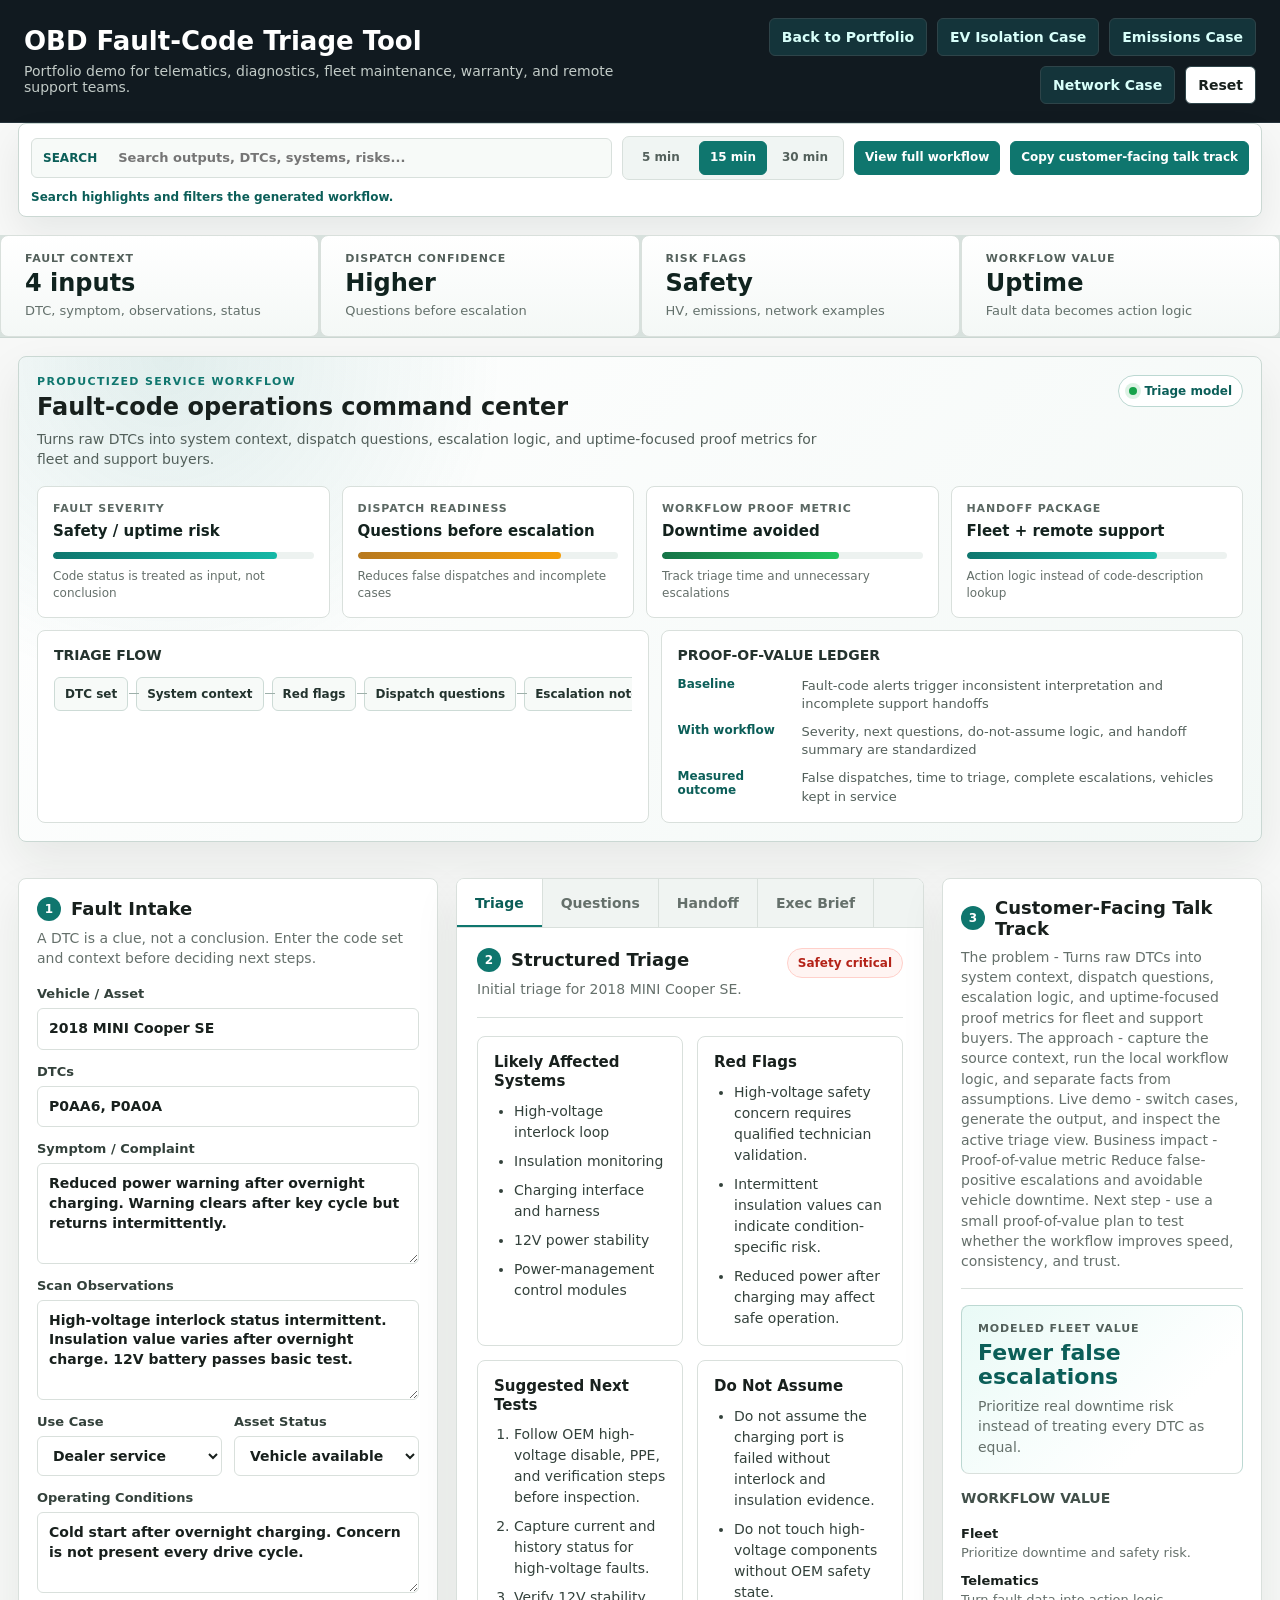
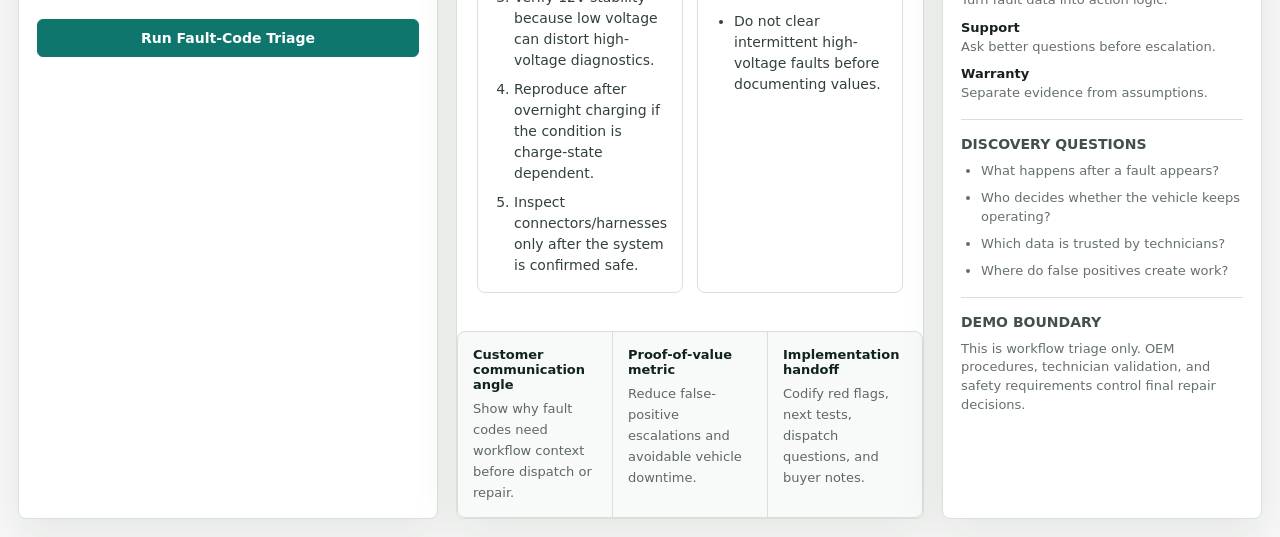
<file: obd-triage-tool/index.html>
<!doctype html>
<html lang="en">
  <head>
    <meta charset="utf-8">
    <meta name="viewport" content="width=device-width, initial-scale=1">
    <title>OBD Fault-Code Triage Tool</title>
    <link rel="icon" href="data:image/svg+xml,%3Csvg xmlns='http://www.w3.org/2000/svg' viewBox='0 0 64 64'%3E%3Crect width='64' height='64' rx='10' fill='%230f766e'/%3E%3Cpath d='M18 20h28v24H18zM24 28h16M24 36h10' stroke='white' stroke-width='5' fill='none' stroke-linecap='round' stroke-linejoin='round'/%3E%3C/svg%3E">
    <link rel="stylesheet" href="styles.css?v=command-center-20260617b">
    <link rel="stylesheet" href="../demo-command.css?v=command-center-20260617b">
    <link rel="stylesheet" href="../demo-enhancements.css?v=shared-controls-20260617">
  </head>
  <body>
    <header class="topbar">
      <div>
        <h1>OBD Fault-Code Triage Tool</h1>
        <p>Portfolio demo for telematics, diagnostics, fleet maintenance, warranty, and remote support teams.</p>
      </div>
      <div class="topbar-actions">
        <a class="home-link" href="../index.html" aria-label="Return to portfolio home">Back to Portfolio</a>
        <button id="loadEvCase" class="secondary">EV Isolation Case</button>
        <button id="loadEmissionsCase" class="secondary">Emissions Case</button>
        <button id="loadNetworkCase" class="secondary">Network Case</button>
        <button id="resetForm">Reset</button>
      </div>
    </header>

    <section class="insight-strip" aria-label="Demo impact summary">
      <article>
        <span>Fault context</span>
        <strong>4 inputs</strong>
        <small>DTC, symptom, observations, status</small>
      </article>
      <article>
        <span>Dispatch confidence</span>
        <strong>Higher</strong>
        <small>Questions before escalation</small>
      </article>
      <article>
        <span>Risk flags</span>
        <strong>Safety</strong>
        <small>HV, emissions, network examples</small>
      </article>
      <article>
        <span>Workflow value</span>
        <strong>Uptime</strong>
        <small>Fault data becomes action logic</small>
      </article>
    </section>

    <section class="command-center" aria-label="Sales engineer command center">
      <div class="command-header">
        <div>
          <span class="eyebrow">Productized service workflow</span>
          <h2>Fault-code operations command center</h2>
          <p>Turns raw DTCs into system context, dispatch questions, escalation logic, and uptime-focused proof metrics for fleet and support buyers.</p>
        </div>
        <div class="live-badge"><span></span> Triage model</div>
      </div>

      <div class="command-grid">
        <article class="signal-tile">
          <span>Fault severity</span>
          <strong>Safety / uptime risk</strong>
          <div class="signal-meter"><i style="width: 86%"></i></div>
          <small>Code status is treated as input, not conclusion</small>
        </article>
        <article class="signal-tile">
          <span>Dispatch readiness</span>
          <strong>Questions before escalation</strong>
          <div class="signal-meter amber"><i style="width: 78%"></i></div>
          <small>Reduces false dispatches and incomplete cases</small>
        </article>
        <article class="signal-tile">
          <span>Workflow proof metric</span>
          <strong>Downtime avoided</strong>
          <div class="signal-meter green"><i style="width: 68%"></i></div>
          <small>Track triage time and unnecessary escalations</small>
        </article>
        <article class="signal-tile">
          <span>Handoff package</span>
          <strong>Fleet + remote support</strong>
          <div class="signal-meter"><i style="width: 73%"></i></div>
          <small>Action logic instead of code-description lookup</small>
        </article>
      </div>

      <div class="demo-intelligence">
        <article class="workflow-map">
          <h3>Triage Flow</h3>
          <div class="flow-rail">
            <span>DTC set</span>
            <span>System context</span>
            <span>Red flags</span>
            <span>Dispatch questions</span>
            <span>Escalation note</span>
          </div>
        </article>
        <article class="proof-ledger">
          <h3>Proof-of-Value Ledger</h3>
          <dl>
            <div><dt>Baseline</dt><dd>Fault-code alerts trigger inconsistent interpretation and incomplete support handoffs</dd></div>
            <div><dt>With workflow</dt><dd>Severity, next questions, do-not-assume logic, and handoff summary are standardized</dd></div>
            <div><dt>Measured outcome</dt><dd>False dispatches, time to triage, complete escalations, vehicles kept in service</dd></div>
          </dl>
        </article>
      </div>
    </section>

    <main class="triage-shell">
      <aside class="input-panel" aria-label="OBD triage input">
        <section class="panel-header">
          <div class="section-title"><span>1</span><h2>Fault Intake</h2></div>
          <p>A DTC is a clue, not a conclusion. Enter the code set and context before deciding next steps.</p>
        </section>

        <form id="triageForm">
          <label>
            Vehicle / Asset
            <input id="vehicle" type="text" value="2018 MINI Cooper SE" autocomplete="off">
          </label>

          <label>
            DTCs
            <input id="dtcs" type="text" value="P0AA6, P0A0A" autocomplete="off">
          </label>

          <label>
            Symptom / Complaint
            <textarea id="symptom" rows="4">Reduced power warning after overnight charging. Warning clears after key cycle but returns intermittently.</textarea>
          </label>

          <label>
            Scan Observations
            <textarea id="observations" rows="4">High-voltage interlock status intermittent. Insulation value varies after overnight charge. 12V battery passes basic test.</textarea>
          </label>

          <div class="field-grid">
            <label>
              Use Case
              <select id="useCase">
                <option selected>Dealer service</option>
                <option>Fleet maintenance</option>
                <option>Remote support</option>
                <option>Warranty review</option>
              </select>
            </label>

            <label>
              Asset Status
              <select id="assetStatus">
                <option selected>Vehicle available</option>
                <option>Vehicle down</option>
                <option>Intermittent / customer driving</option>
                <option>Remote data only</option>
              </select>
            </label>
          </div>

          <label>
            Operating Conditions
            <textarea id="conditions" rows="3">Cold start after overnight charging. Concern is not present every drive cycle.</textarea>
          </label>

          <button class="primary" type="submit">Run Fault-Code Triage</button>
        </form>
      </aside>

      <section class="workspace" aria-label="Fault triage output">
        <nav class="tabs" aria-label="Output tabs">
          <button class="tab active" data-tab="triage">Triage</button>
          <button class="tab" data-tab="questions">Questions</button>
          <button class="tab" data-tab="handoff">Handoff</button>
          <button class="tab" data-tab="brief">Exec Brief</button>
        </nav>

        <section id="triage" class="tab-panel active">
          <div class="result-header">
            <div>
              <div class="section-title"><span>2</span><h2>Structured Triage</h2></div>
              <p id="caseSummary">Initial triage for 2018 MINI Cooper SE.</p>
            </div>
            <span id="severityPill" class="risk high">High</span>
          </div>

          <div class="result-grid">
            <article>
              <h3>Likely Affected Systems</h3>
              <ul id="systems"></ul>
            </article>
            <article>
              <h3>Red Flags</h3>
              <ul id="redFlags"></ul>
            </article>
            <article>
              <h3>Suggested Next Tests</h3>
              <ol id="nextTests"></ol>
            </article>
            <article>
              <h3>Do Not Assume</h3>
              <ul id="doNotAssume"></ul>
            </article>
          </div>
        </section>

        <section id="questions" class="tab-panel">
          <div class="questions-layout">
            <article>
              <h2>Questions Before Dispatch</h2>
              <ul id="dispatchQuestions"></ul>
            </article>
            <article>
              <h3>Data To Capture</h3>
              <ul id="dataToCapture"></ul>
            </article>
            <article>
              <h3>Escalation Logic</h3>
              <p id="escalationLogic"></p>
            </article>
            <article>
              <h3>Buyer-Friendly Explanation</h3>
              <p id="buyerExplanation"></p>
            </article>
          </div>
        </section>

        <section id="handoff" class="tab-panel">
          <div class="handoff-card">
            <h2>Support / Technician Handoff</h2>
            <p id="handoffSummary"></p>
          </div>
          <div class="result-grid">
            <article>
              <h3>Fleet Manager Note</h3>
              <p id="fleetNote"></p>
            </article>
            <article>
              <h3>Advisor Note</h3>
              <p id="advisorNote"></p>
            </article>
            <article>
              <h3>Product Feedback Signal</h3>
              <p id="productSignal"></p>
            </article>
            <article>
              <h3>Sales Demo Angle</h3>
              <p id="salesAngle"></p>
            </article>
          </div>
        </section>

        <section id="brief" class="tab-panel">
          <div class="brief-layout">
            <article class="brief-card primary-brief">
              <h2>Executive Demo Brief</h2>
              <p id="execSummary"></p>
            </article>
            <article class="brief-card">
              <h3>Workflow Impact</h3>
              <p id="execImpact"></p>
            </article>
            <article class="brief-card">
              <h3>Live Demo Script</h3>
              <p id="execDemoScript"></p>
            </article>
            <article class="brief-card">
              <h3>Proof Plan</h3>
              <p id="execProofPlan"></p>
            </article>
          </div>
          <div class="brief-actions">
            <button id="copyBrief" type="button">Copy Executive Brief</button>
            <span id="copyStatus" class="copy-status" role="status" aria-live="polite"></span>
          </div>
          <label class="brief-copy-label" for="briefText">Copy-ready talk track</label>
          <textarea id="briefText" class="brief-copy-box" readonly aria-label="Copy-ready executive brief"></textarea>
        </section>

        <section class="proof-strip" aria-label="Supporting demo proof">
          <div>
            <strong>Customer communication angle</strong>
            <span>Show why fault codes need workflow context before dispatch or repair.</span>
          </div>
          <div>
            <strong>Proof-of-value metric</strong>
            <span>Reduce false-positive escalations and avoidable vehicle downtime.</span>
          </div>
          <div>
            <strong>Implementation handoff</strong>
            <span>Codify red flags, next tests, dispatch questions, and buyer notes.</span>
          </div>
        </section>
      </section>

      <aside class="sales-panel" aria-label="Customer-facing value">
        <section>
          <div class="section-title"><span>3</span><h2>Customer-Facing Talk Track</h2></div>
          <p>This demo shows why fault data needs workflow context before it becomes a repair, dispatch, warranty, or uptime decision.</p>
        </section>

        <section class="impact-card">
          <span>Modeled fleet value</span>
          <strong>Fewer false escalations</strong>
          <p>Prioritize real downtime risk instead of treating every DTC as equal.</p>
        </section>

        <section class="metric-list">
          <h3>Workflow Value</h3>
          <div>
            <strong>Fleet</strong>
            <span>Prioritize downtime and safety risk.</span>
          </div>
          <div>
            <strong>Telematics</strong>
            <span>Turn fault data into action logic.</span>
          </div>
          <div>
            <strong>Support</strong>
            <span>Ask better questions before escalation.</span>
          </div>
          <div>
            <strong>Warranty</strong>
            <span>Separate evidence from assumptions.</span>
          </div>
        </section>

        <section>
          <h3>Discovery Questions</h3>
          <ul class="compact-list">
            <li>What happens after a fault appears?</li>
            <li>Who decides whether the vehicle keeps operating?</li>
            <li>Which data is trusted by technicians?</li>
            <li>Where do false positives create work?</li>
          </ul>
        </section>

        <section class="demo-note">
          <h3>Demo Boundary</h3>
          <p>This is workflow triage only. OEM procedures, technician validation, and safety requirements control final repair decisions.</p>
        </section>
      </aside>
    </main>

    <script src="app.js?v=exec-brief-copy-20260617"></script>
    <script src="../demo-enhancements.js?v=shared-controls-20260617"></script>
  </body>
</html>
</file>
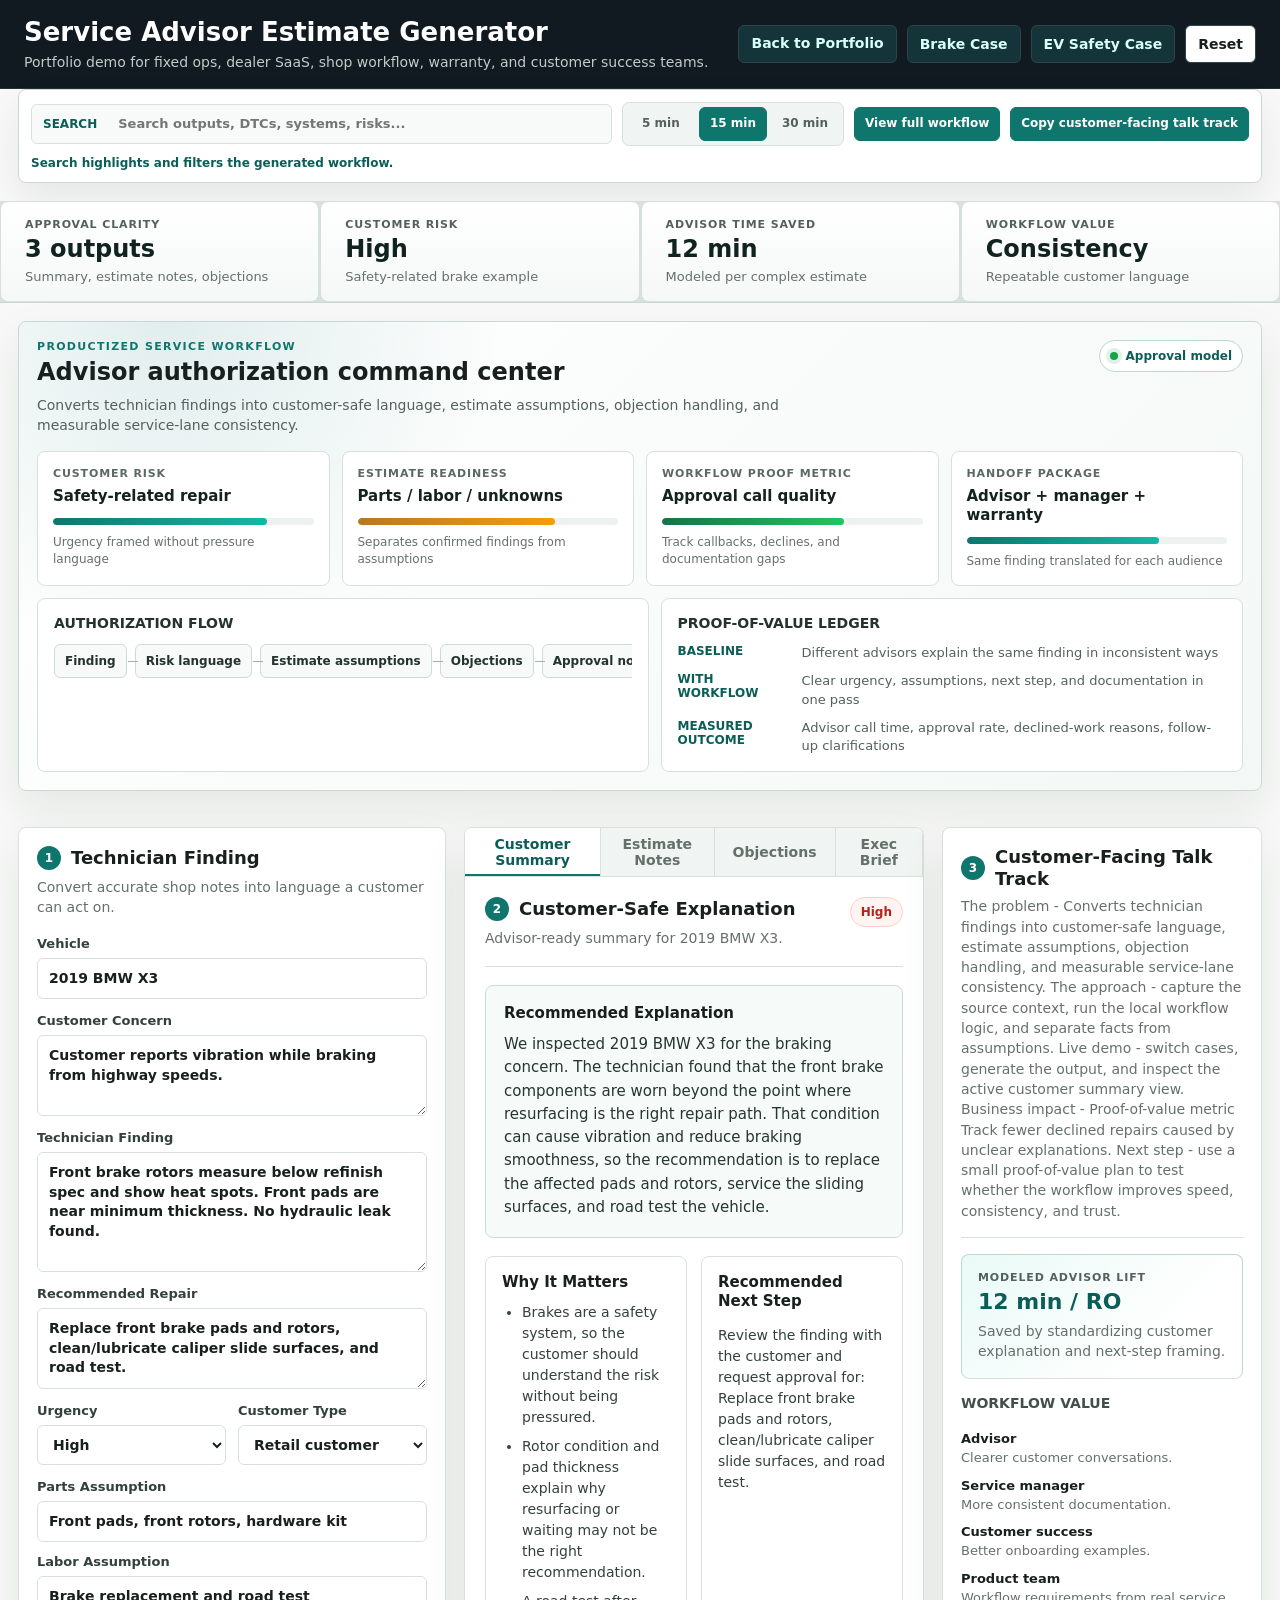
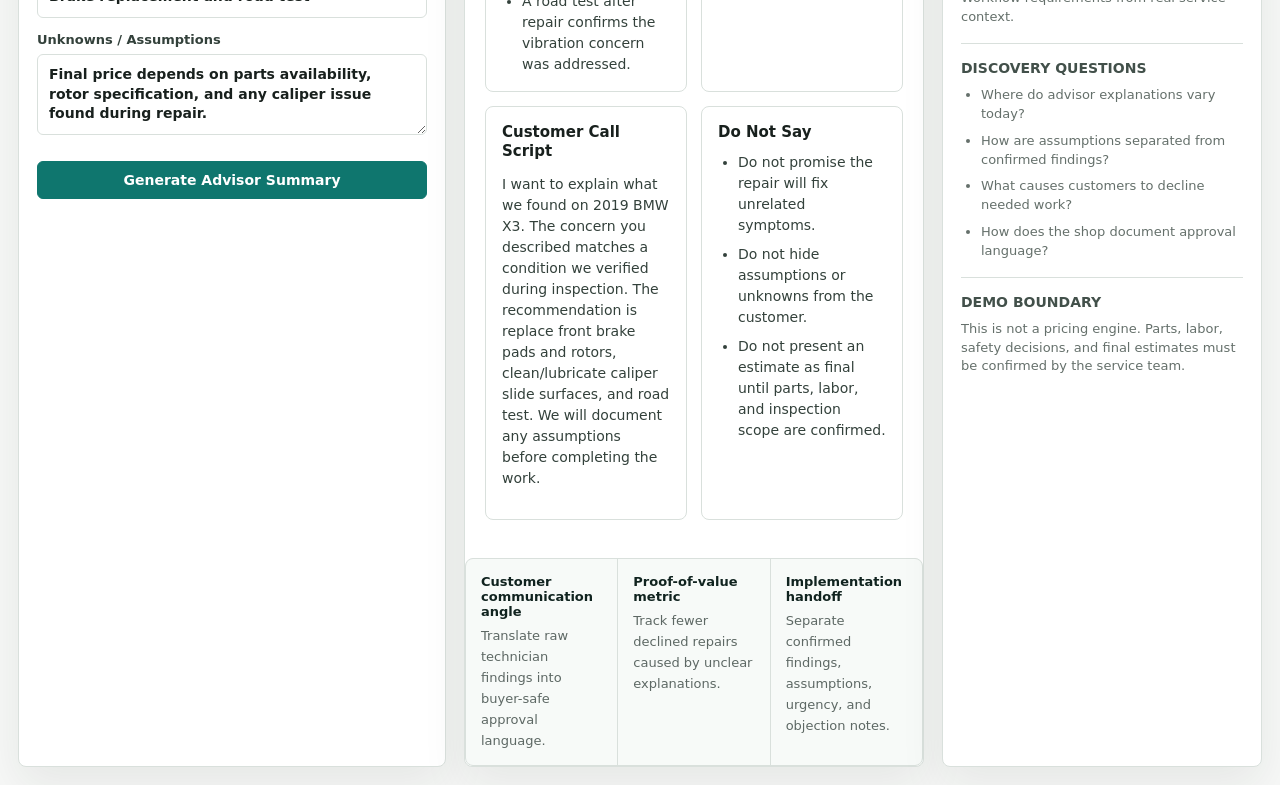
<file: service-advisor-estimate-generator/index.html>
<!doctype html>
<html lang="en">
  <head>
    <meta charset="utf-8">
    <meta name="viewport" content="width=device-width, initial-scale=1">
    <title>Service Advisor Estimate Generator</title>
    <link rel="icon" href="data:image/svg+xml,%3Csvg xmlns='http://www.w3.org/2000/svg' viewBox='0 0 64 64'%3E%3Crect width='64' height='64' rx='10' fill='%230f766e'/%3E%3Cpath d='M18 22h28M18 32h28M18 42h18' stroke='white' stroke-width='5' stroke-linecap='round'/%3E%3C/svg%3E">
    <link rel="stylesheet" href="styles.css?v=command-center-20260617b">
    <link rel="stylesheet" href="../demo-command.css?v=command-center-20260617b">
    <link rel="stylesheet" href="../demo-enhancements.css?v=shared-controls-20260617">
  </head>
  <body>
    <header class="topbar">
      <div>
        <h1>Service Advisor Estimate Generator</h1>
        <p>Portfolio demo for fixed ops, dealer SaaS, shop workflow, warranty, and customer success teams.</p>
      </div>
      <div class="topbar-actions">
        <a class="home-link" href="../index.html" aria-label="Return to portfolio home">Back to Portfolio</a>
        <button id="loadBrakeCase" class="secondary">Brake Case</button>
        <button id="loadEvCase" class="secondary">EV Safety Case</button>
        <button id="resetForm">Reset</button>
      </div>
    </header>

    <section class="insight-strip" aria-label="Demo impact summary">
      <article>
        <span>Approval clarity</span>
        <strong>3 outputs</strong>
        <small>Summary, estimate notes, objections</small>
      </article>
      <article>
        <span>Customer risk</span>
        <strong>High</strong>
        <small>Safety-related brake example</small>
      </article>
      <article>
        <span>Advisor time saved</span>
        <strong>12 min</strong>
        <small>Modeled per complex estimate</small>
      </article>
      <article>
        <span>Workflow value</span>
        <strong>Consistency</strong>
        <small>Repeatable customer language</small>
      </article>
    </section>

    <section class="command-center" aria-label="Sales engineer command center">
      <div class="command-header">
        <div>
          <span class="eyebrow">Productized service workflow</span>
          <h2>Advisor authorization command center</h2>
          <p>Converts technician findings into customer-safe language, estimate assumptions, objection handling, and measurable service-lane consistency.</p>
        </div>
        <div class="live-badge"><span></span> Approval model</div>
      </div>

      <div class="command-grid">
        <article class="signal-tile">
          <span>Customer risk</span>
          <strong>Safety-related repair</strong>
          <div class="signal-meter"><i style="width: 82%"></i></div>
          <small>Urgency framed without pressure language</small>
        </article>
        <article class="signal-tile">
          <span>Estimate readiness</span>
          <strong>Parts / labor / unknowns</strong>
          <div class="signal-meter amber"><i style="width: 76%"></i></div>
          <small>Separates confirmed findings from assumptions</small>
        </article>
        <article class="signal-tile">
          <span>Workflow proof metric</span>
          <strong>Approval call quality</strong>
          <div class="signal-meter green"><i style="width: 70%"></i></div>
          <small>Track callbacks, declines, and documentation gaps</small>
        </article>
        <article class="signal-tile">
          <span>Handoff package</span>
          <strong>Advisor + manager + warranty</strong>
          <div class="signal-meter"><i style="width: 74%"></i></div>
          <small>Same finding translated for each audience</small>
        </article>
      </div>

      <div class="demo-intelligence">
        <article class="workflow-map">
          <h3>Authorization Flow</h3>
          <div class="flow-rail">
            <span>Finding</span>
            <span>Risk language</span>
            <span>Estimate assumptions</span>
            <span>Objections</span>
            <span>Approval note</span>
          </div>
        </article>
        <article class="proof-ledger">
          <h3>Proof-of-Value Ledger</h3>
          <dl>
            <div><dt>Baseline</dt><dd>Different advisors explain the same finding in inconsistent ways</dd></div>
            <div><dt>With workflow</dt><dd>Clear urgency, assumptions, next step, and documentation in one pass</dd></div>
            <div><dt>Measured outcome</dt><dd>Advisor call time, approval rate, declined-work reasons, follow-up clarifications</dd></div>
          </dl>
        </article>
      </div>
    </section>

    <main class="advisor-shell">
      <aside class="input-panel" aria-label="Advisor input">
        <section class="panel-header">
          <div class="section-title"><span>1</span><h2>Technician Finding</h2></div>
          <p>Convert accurate shop notes into language a customer can act on.</p>
        </section>

        <form id="advisorForm">
          <label>
            Vehicle
            <input id="vehicle" name="vehicle" type="text" value="2019 BMW X3" autocomplete="off">
          </label>

          <label>
            Customer Concern
            <textarea id="concern" name="concern" rows="3">Customer reports vibration while braking from highway speeds.</textarea>
          </label>

          <label>
            Technician Finding
            <textarea id="finding" name="finding" rows="5">Front brake rotors measure below refinish spec and show heat spots. Front pads are near minimum thickness. No hydraulic leak found.</textarea>
          </label>

          <label>
            Recommended Repair
            <textarea id="repair" name="repair" rows="3">Replace front brake pads and rotors, clean/lubricate caliper slide surfaces, and road test.</textarea>
          </label>

          <div class="field-grid">
            <label>
              Urgency
              <select id="urgency" name="urgency">
                <option>Safety critical</option>
                <option selected>High</option>
                <option>Medium</option>
                <option>Low</option>
              </select>
            </label>

            <label>
              Customer Type
              <select id="customerType" name="customerType">
                <option selected>Retail customer</option>
                <option>Fleet manager</option>
                <option>Warranty adjuster</option>
                <option>Internal service manager</option>
              </select>
            </label>
          </div>

          <div class="field-grid estimate-assumptions">
            <label>
              Parts Assumption
              <input id="parts" name="parts" type="text" value="Front pads, front rotors, hardware kit" autocomplete="off">
            </label>

            <label>
              Labor Assumption
              <input id="labor" name="labor" type="text" value="Brake replacement and road test" autocomplete="off">
            </label>
          </div>

          <label>
            Unknowns / Assumptions
            <textarea id="unknowns" name="unknowns" rows="3">Final price depends on parts availability, rotor specification, and any caliper issue found during repair.</textarea>
          </label>

          <button class="primary" type="submit">Generate Advisor Summary</button>
        </form>
      </aside>

      <section class="workspace" aria-label="Generated advisor output">
        <nav class="tabs" aria-label="Output tabs">
          <button class="tab active" data-tab="customer">Customer Summary</button>
          <button class="tab" data-tab="estimate">Estimate Notes</button>
          <button class="tab" data-tab="objections">Objections</button>
          <button class="tab" data-tab="brief">Exec Brief</button>
        </nav>

        <section id="customer" class="tab-panel active">
          <div class="result-header">
            <div>
              <div class="section-title"><span>2</span><h2>Customer-Safe Explanation</h2></div>
              <p id="caseSummary">Advisor-ready summary for 2019 BMW X3.</p>
            </div>
            <span id="urgencyPill" class="risk high">High</span>
          </div>

          <div class="customer-card">
            <h3>Recommended Explanation</h3>
            <p id="customerExplanation"></p>
          </div>

          <div class="result-grid">
            <article>
              <h3>Why It Matters</h3>
              <ul id="whyItMatters"></ul>
            </article>
            <article>
              <h3>Recommended Next Step</h3>
              <p id="nextStep"></p>
            </article>
            <article>
              <h3>Customer Call Script</h3>
              <p id="callScript"></p>
            </article>
            <article>
              <h3>Do Not Say</h3>
              <ul id="doNotSay"></ul>
            </article>
          </div>
        </section>

        <section id="estimate" class="tab-panel">
          <div class="estimate-layout">
            <article>
              <h2>Estimate Summary</h2>
              <dl class="estimate-list">
                <div>
                  <dt>Parts assumption</dt>
                  <dd id="partsAssumption"></dd>
                </div>
                <div>
                  <dt>Labor assumption</dt>
                  <dd id="laborAssumption"></dd>
                </div>
                <div>
                  <dt>Assumptions to confirm</dt>
                  <dd id="unknownAssumption"></dd>
                </div>
              </dl>
            </article>
            <article>
              <h3>Advisor Documentation</h3>
              <p id="advisorDocumentation"></p>
            </article>
            <article>
              <h3>Approval Framing</h3>
              <p id="approvalFraming"></p>
            </article>
            <article>
              <h3>Follow-Up Note</h3>
              <p id="followUpNote"></p>
            </article>
          </div>
        </section>

        <section id="objections" class="tab-panel">
          <div class="objection-grid">
            <article>
              <h2>Objection Handling</h2>
              <p id="objectionIntro"></p>
            </article>
            <article>
              <h3>"Can I wait?"</h3>
              <p id="waitResponse"></p>
            </article>
            <article>
              <h3>"Why does it cost that much?"</h3>
              <p id="costResponse"></p>
            </article>
            <article>
              <h3>"Can you just clear the warning?"</h3>
              <p id="clearResponse"></p>
            </article>
          </div>
        </section>

        <section id="brief" class="tab-panel">
          <div class="brief-layout">
            <article class="brief-card primary-brief">
              <h2>Executive Demo Brief</h2>
              <p id="execSummary"></p>
            </article>
            <article class="brief-card">
              <h3>Workflow Impact</h3>
              <p id="execImpact"></p>
            </article>
            <article class="brief-card">
              <h3>Live Demo Script</h3>
              <p id="execDemoScript"></p>
            </article>
            <article class="brief-card">
              <h3>Proof Plan</h3>
              <p id="execProofPlan"></p>
            </article>
          </div>
          <div class="brief-actions">
            <button id="copyBrief" type="button">Copy Executive Brief</button>
            <span id="copyStatus" class="copy-status" role="status" aria-live="polite"></span>
          </div>
          <label class="brief-copy-label" for="briefText">Copy-ready talk track</label>
          <textarea id="briefText" class="brief-copy-box" readonly aria-label="Copy-ready executive brief"></textarea>
        </section>

        <section class="proof-strip" aria-label="Supporting demo proof">
          <div>
            <strong>Customer communication angle</strong>
            <span>Translate raw technician findings into buyer-safe approval language.</span>
          </div>
          <div>
            <strong>Proof-of-value metric</strong>
            <span>Track fewer declined repairs caused by unclear explanations.</span>
          </div>
          <div>
            <strong>Implementation handoff</strong>
            <span>Separate confirmed findings, assumptions, urgency, and objection notes.</span>
          </div>
        </section>
      </section>

      <aside class="sales-panel" aria-label="Customer-facing value">
        <section>
          <div class="section-title"><span>3</span><h2>Customer-Facing Talk Track</h2></div>
          <p>This demo shows how service software can turn technician notes into clear authorization language without exaggerating the repair.</p>
        </section>

        <section class="impact-card">
          <span>Modeled advisor lift</span>
          <strong>12 min / RO</strong>
          <p>Saved by standardizing customer explanation and next-step framing.</p>
        </section>

        <section class="metric-list">
          <h3>Workflow Value</h3>
          <div>
            <strong>Advisor</strong>
            <span>Clearer customer conversations.</span>
          </div>
          <div>
            <strong>Service manager</strong>
            <span>More consistent documentation.</span>
          </div>
          <div>
            <strong>Customer success</strong>
            <span>Better onboarding examples.</span>
          </div>
          <div>
            <strong>Product team</strong>
            <span>Workflow requirements from real service context.</span>
          </div>
        </section>

        <section>
          <h3>Discovery Questions</h3>
          <ul class="compact-list">
            <li>Where do advisor explanations vary today?</li>
            <li>How are assumptions separated from confirmed findings?</li>
            <li>What causes customers to decline needed work?</li>
            <li>How does the shop document approval language?</li>
          </ul>
        </section>

        <section class="demo-note">
          <h3>Demo Boundary</h3>
          <p>This is not a pricing engine. Parts, labor, safety decisions, and final estimates must be confirmed by the service team.</p>
        </section>
      </aside>
    </main>

    <script src="app.js?v=exec-brief-copy-20260617"></script>
    <script src="../demo-enhancements.js?v=shared-controls-20260617"></script>
  </body>
</html>
</file>
<file: portfolio-site.css>
:root {
  --bg: #f7f8f7;
  --ink: #17211d;
  --muted: #62706a;
  --line: #d8e0dc;
  --panel: #ffffff;
  --teal: #0f766e;
  --teal-dark: #0b514c;
  --amber: #b7791f;
  --dark: #111a20;
}

* {
  box-sizing: border-box;
}

body {
  margin: 0;
  font-family: Inter, ui-sans-serif, system-ui, -apple-system, BlinkMacSystemFont, "Segoe UI", sans-serif;
  background: var(--bg);
  color: var(--ink);
  letter-spacing: 0;
  overflow-x: hidden;
}

a {
  color: inherit;
}

.site-header {
  position: sticky;
  top: 0;
  z-index: 10;
  display: flex;
  justify-content: space-between;
  align-items: center;
  gap: 24px;
  min-height: 68px;
  padding: 14px 28px;
  background: rgba(17, 26, 32, 0.98);
  color: #ffffff;
  border-bottom: 1px solid #293942;
}

.brand {
  display: inline-flex;
  align-items: center;
  gap: 10px;
  text-decoration: none;
}

.brand span {
  display: inline-grid;
  place-items: center;
  width: 34px;
  height: 34px;
  border: 1px solid #3c555d;
  border-radius: 6px;
  color: #d8fffa;
  background: #14343a;
  font-weight: 800;
}

nav {
  display: flex;
  gap: 18px;
  flex-wrap: wrap;
}

nav a {
  color: #dbe5e1;
  text-decoration: none;
  font-size: 14px;
  font-weight: 650;
}

nav a:hover {
  color: #ffffff;
}

.hero,
.split-section,
.contact-section {
  max-width: 1180px;
  margin: 0 auto;
  padding: 64px 28px;
}

.hero {
  display: grid;
  grid-template-columns: minmax(0, 0.88fr) minmax(420px, 1.12fr);
  gap: 42px;
  align-items: center;
}

.hero-copy,
.hero-media {
  min-width: 0;
}

.role,
.section-label,
.section-heading p {
  margin: 0 0 12px;
  color: var(--teal-dark);
  font-size: 13px;
  font-weight: 800;
  text-transform: uppercase;
}

h1,
h2,
h3,
p {
  margin-top: 0;
}

h1 {
  max-width: 760px;
  margin-bottom: 18px;
  font-size: clamp(42px, 6vw, 72px);
  line-height: 0.96;
  font-weight: 820;
  overflow-wrap: break-word;
}

h2 {
  margin-bottom: 14px;
  font-size: clamp(28px, 4vw, 44px);
  line-height: 1.05;
}

h3 {
  margin-bottom: 10px;
  font-size: 18px;
}

.lead,
.split-section p,
.contact-section p {
  color: var(--muted);
  font-size: 17px;
  line-height: 1.58;
}

.hero-actions {
  display: flex;
  gap: 12px;
  flex-wrap: wrap;
  margin-top: 28px;
}

.button {
  display: inline-flex;
  align-items: center;
  min-height: 44px;
  padding: 11px 16px;
  border-radius: 6px;
  border: 1px solid var(--line);
  text-decoration: none;
  font-weight: 760;
  font-size: 14px;
}

.button.primary {
  background: var(--teal);
  color: #ffffff;
  border-color: var(--teal);
}

.button.secondary {
  background: #ffffff;
  color: var(--teal-dark);
}

.hero-media {
  margin: 0;
}

.hero-media img {
  width: 100%;
  display: block;
  border: 1px solid var(--line);
  border-radius: 8px;
  box-shadow: 0 24px 70px rgba(23, 33, 29, 0.16);
}

figcaption {
  margin-top: 10px;
  color: var(--muted);
  font-size: 13px;
}

.band {
  border-top: 1px solid var(--line);
  border-bottom: 1px solid var(--line);
  background: #ffffff;
  padding: 56px 28px;
}

.section-heading {
  max-width: 1180px;
  margin: 0 auto 26px;
}

.demo-grid,
.materials-grid,
.build-grid {
  max-width: 1180px;
  margin: 0 auto;
  display: grid;
  grid-template-columns: repeat(3, minmax(0, 1fr));
  gap: 16px;
}

article,
.materials-grid a,
.note,
.value-list div {
  border: 1px solid var(--line);
  border-radius: 8px;
  background: var(--panel);
}

article {
  padding: 22px;
}

.build-section {
  max-width: 1180px;
  margin: 0 auto;
  padding: 56px 28px;
}

.build-grid p {
  margin: 0;
  color: var(--muted);
  font-size: 15px;
  line-height: 1.55;
}

.proof-gallery {
  max-width: 1180px;
  margin: 0 auto;
  display: grid;
  grid-template-columns: repeat(2, minmax(0, 1fr));
  gap: 18px;
}

.proof-gallery a {
  display: grid;
  gap: 10px;
  color: var(--teal-dark);
  text-decoration: none;
  font-weight: 800;
}

.proof-gallery img {
  width: 100%;
  display: block;
  aspect-ratio: 16 / 9;
  object-fit: cover;
  object-position: top left;
  border: 1px solid var(--line);
  border-radius: 8px;
  background: #ffffff;
  box-shadow: 0 18px 44px rgba(23, 33, 29, 0.12);
}

ul {
  margin: 0;
  padding-left: 20px;
  color: #33413b;
  line-height: 1.55;
}

li + li {
  margin-top: 7px;
}

.split-section {
  display: grid;
  grid-template-columns: minmax(0, 0.9fr) minmax(340px, 1.1fr);
  gap: 44px;
  align-items: start;
}

.value-list {
  display: grid;
  gap: 12px;
}

.value-list div {
  display: grid;
  gap: 6px;
  padding: 18px;
}

.value-list strong {
  color: var(--teal-dark);
}

.value-list span {
  color: var(--muted);
  line-height: 1.5;
}

.materials-grid a {
  min-height: 108px;
  padding: 18px;
  text-decoration: none;
  display: grid;
  align-content: start;
  gap: 9px;
  font-weight: 760;
}

.materials-grid a:hover {
  border-color: #9fb3ad;
  box-shadow: 0 14px 34px rgba(23, 33, 29, 0.08);
}

.materials-grid span {
  color: var(--amber);
  font-size: 12px;
  text-transform: uppercase;
  font-weight: 850;
}

.contact-section {
  display: grid;
  grid-template-columns: minmax(0, 1fr) minmax(320px, 0.75fr);
  gap: 32px;
}

.note {
  padding: 18px;
  border-color: #e6d3a8;
  background: #fff9e9;
}

.note p {
  margin: 8px 0 0;
  font-size: 14px;
}

@media (max-width: 900px) {
  .site-header,
  .hero,
  .split-section,
  .contact-section {
    grid-template-columns: 1fr;
  }

  .site-header {
    align-items: flex-start;
    flex-direction: column;
  }

  .hero {
    padding-top: 44px;
  }

  .demo-grid,
  .materials-grid,
  .build-grid,
  .proof-gallery {
    grid-template-columns: 1fr;
  }
}

@media (max-width: 560px) {
  .site-header {
    padding: 14px 20px;
  }

  .hero,
  .split-section,
  .build-section,
  .contact-section {
    padding-left: 20px;
    padding-right: 20px;
  }

  .hero-copy,
  .hero-media,
  .lead {
    width: 100%;
    max-width: calc(100vw - 40px);
  }

  h1 {
    width: 100%;
    max-width: calc(100vw - 40px);
    font-size: clamp(30px, 8.5vw, 36px);
    line-height: 1.03;
  }

  .role,
  .section-label,
  .section-heading p {
    max-width: calc(100vw - 40px);
    font-size: 12px;
    line-height: 1.3;
    overflow-wrap: anywhere;
  }

  .button {
    justify-content: center;
    min-width: min(100%, 236px);
  }
}
</file>
<file: diagnostic-workflow-assistant/styles.css>
:root {
  --ink: #081015;
  --nav: #0b1218;
  --bg: #f4f7f8;
  --panel: #ffffff;
  --panel-soft: #f7fafb;
  --line: #dce5e8;
  --text: #102026;
  --muted: #617079;
  --faint: #8a989f;
  --teal: #008c86;
  --teal-2: #00a59d;
  --teal-soft: #e8f8f6;
  --amber: #f59e0b;
  --red: #c24132;
  --green: #16a34a;
  --shadow: 0 18px 40px rgba(16, 32, 38, 0.08);
  --radius: 8px;
}

* {
  box-sizing: border-box;
}

html {
  scroll-behavior: smooth;
}

body {
  margin: 0;
  overflow-x: hidden;
  background: var(--bg);
  color: var(--text);
  font-family: Inter, ui-sans-serif, system-ui, -apple-system, BlinkMacSystemFont, "Segoe UI", sans-serif;
  letter-spacing: 0;
}

button,
input,
select,
textarea {
  font: inherit;
}

button {
  min-height: 38px;
  border: 1px solid var(--line);
  border-radius: 6px;
  padding: 8px 12px;
  background: var(--panel);
  color: var(--text);
  font-weight: 750;
  cursor: pointer;
}

button:hover {
  border-color: #b8c8cc;
  background: #f9fbfc;
}

button:focus-visible,
input:focus-visible,
textarea:focus-visible,
select:focus-visible,
a:focus-visible {
  outline: 3px solid rgba(0, 140, 134, 0.24);
  outline-offset: 1px;
}

.app-bar {
  position: sticky;
  top: 0;
  z-index: 10;
  min-height: 74px;
  display: grid;
  grid-template-columns: minmax(320px, 1fr) minmax(360px, 520px) auto;
  gap: 18px;
  align-items: center;
  padding: 14px 20px;
  color: #eef8fb;
  background: linear-gradient(180deg, #0b1218 0%, #060b0f 100%);
  border-bottom: 1px solid #1d2a32;
  box-shadow: 0 10px 24px rgba(8, 16, 21, 0.18);
}

.brand-group,
.app-actions,
.case-switcher {
  display: flex;
  align-items: center;
  gap: 10px;
}

.brand-group h1 {
  margin: 0;
  font-size: 20px;
  line-height: 1.08;
}

.brand-group p {
  margin: 4px 0 0;
  color: #c6d2d8;
  font-size: 13px;
}

.icon-button {
  width: 36px;
  min-height: 36px;
  display: inline-grid;
  place-items: center;
  border-color: #26343d;
  background: #0f1820;
  color: #eff8fb;
  font-size: 18px;
}

.search-box {
  min-height: 40px;
  display: grid;
  grid-template-columns: auto 1fr auto;
  align-items: center;
  gap: 10px;
  padding: 0 10px;
  border: 1px solid #33434d;
  border-radius: 6px;
  background: #05090d;
}

.search-box span {
  color: #a9b6bc;
  font-size: 12px;
}

.search-box input {
  min-width: 0;
  border: 0;
  outline: 0;
  background: transparent;
  color: #edf7fa;
  font-size: 13px;
}

.search-box kbd {
  border: 1px solid #3a4b56;
  border-radius: 4px;
  padding: 2px 6px;
  color: #c8d4da;
  background: #111921;
  font-size: 11px;
}

.app-actions {
  justify-content: flex-end;
}

.case-switcher button,
.exec-button {
  border-color: #0b6f70;
  background: #073f42;
  color: #e4fffd;
}

.case-switcher button.active,
.exec-button {
  background: linear-gradient(180deg, #00a59d, #00827d);
  color: #ffffff;
}

.persona-select {
  display: grid;
  gap: 3px;
  color: #aebbc0;
  font-size: 11px;
}

.persona-select select {
  min-width: 170px;
  min-height: 36px;
  border: 1px solid #33434d;
  border-radius: 6px;
  padding: 6px 10px;
  background: #060b0f;
  color: #f5fbfd;
}

.theme-toggle {
  width: 54px;
  min-height: 36px;
  border-color: #33434d;
  border-radius: 999px;
  background: #05090d;
  padding: 4px;
}

.theme-toggle span {
  display: block;
  width: 24px;
  height: 24px;
  margin-left: auto;
  border-radius: 50%;
  background: #ffffff;
}

.brief-status {
  min-width: 48px;
  color: #7ee0d8;
  font-size: 12px;
}

.case-strip {
  display: grid;
  grid-template-columns: minmax(280px, 1.6fr) repeat(6, minmax(142px, 1fr));
  gap: 1px;
  background: var(--line);
  border-bottom: 1px solid var(--line);
}

.case-card,
.summary-metric {
  min-height: 76px;
  padding: 14px 18px;
  background: var(--panel);
}

.case-id {
  display: flex;
  align-items: center;
  gap: 10px;
  color: #0f1c22;
  font-size: 13px;
}

.case-id span {
  border-radius: 999px;
  padding: 2px 8px;
  background: #def7e8;
  color: #14733f;
  font-size: 11px;
  font-weight: 800;
}

.case-card h2 {
  margin: 8px 0 4px;
  font-size: 15px;
}

.case-card p,
.summary-metric span {
  margin: 0;
  color: var(--muted);
  font-size: 12px;
}

.search-status {
  margin-top: 8px !important;
  color: #007a75 !important;
  font-weight: 750;
}

.is-searching .searchable {
  opacity: 0.34;
  transition: opacity 120ms ease, box-shadow 120ms ease, background 120ms ease;
}

.search-filtered-out {
  display: none !important;
}

.is-searching .searchable.search-match,
input.search-match {
  opacity: 1;
  border-radius: 6px;
  box-shadow: 0 0 0 3px rgba(0, 140, 134, 0.18);
  background-color: #f0fffc;
}

tr.search-match {
  box-shadow: inset 3px 0 0 var(--teal);
}

.summary-metric {
  display: grid;
  align-content: center;
  gap: 5px;
}

.summary-metric strong {
  font-size: 15px;
}

.summary-metric.warning strong {
  color: #b45309;
}

.confidence-line {
  display: flex;
  align-items: center;
  gap: 10px;
}

.confidence-line i {
  width: 76px;
  height: 5px;
  overflow: hidden;
  border-radius: 999px;
  background: #e5ecef;
}

.confidence-line b {
  display: block;
  height: 100%;
  border-radius: inherit;
  background: #0d3a46;
}

.dashboard-grid {
  display: grid;
  grid-template-columns: 360px minmax(560px, 1fr) 360px;
  gap: 12px;
  padding: 12px;
}

.left-rail,
.right-rail {
  display: grid;
  align-content: start;
  gap: 12px;
}

.panel,
.center-stage,
.stage-panel,
.table-card,
.next-steps-card,
.explanation-card {
  border: 1px solid var(--line);
  border-radius: var(--radius);
  background: var(--panel);
  box-shadow: var(--shadow);
}

.panel {
  padding: 16px;
}

.panel-title,
.stage-header,
.next-steps-card {
  display: flex;
  align-items: flex-start;
  justify-content: space-between;
  gap: 14px;
}

.panel-title h2,
.stage-header h2,
.buyer-impact h2,
.demo-script h2 {
  margin: 0;
  font-size: 15px;
  line-height: 1.2;
  text-transform: uppercase;
}

.panel-title h2 span,
.stage-header h2 span {
  display: inline-grid;
  place-items: center;
  width: 18px;
  height: 18px;
  margin-right: 6px;
  border-radius: 5px;
  background: var(--teal);
  color: #fff;
  font-size: 11px;
}

#clearCase {
  min-height: 28px;
  border: 0;
  padding: 2px 0;
  background: transparent;
  color: #394b54;
}

form {
  display: grid;
  gap: 13px;
  margin-top: 16px;
}

label {
  display: grid;
  gap: 7px;
  color: #203039;
  font-size: 12px;
  font-weight: 800;
}

textarea,
input,
select {
  width: 100%;
  border: 1px solid var(--line);
  border-radius: 6px;
  padding: 10px;
  background: #ffffff;
  color: #102026;
  font-size: 13px;
  font-weight: 600;
}

textarea {
  min-height: 74px;
  resize: vertical;
  line-height: 1.42;
}

label small {
  justify-self: end;
  margin-top: -29px;
  padding-right: 8px;
  color: var(--faint);
  font-weight: 500;
  pointer-events: none;
}

.field-row {
  display: grid;
  grid-template-columns: 1fr 1fr;
  gap: 12px;
}

.run-button {
  min-height: 44px;
  border-color: #00827d;
  background: linear-gradient(180deg, #00a59d, #00827d);
  color: #ffffff;
}

.auto-refresh {
  display: flex;
  align-items: center;
  gap: 7px;
  color: var(--muted);
  font-size: 11px;
  font-weight: 650;
}

.auto-refresh input {
  width: auto;
}

.signal-grid {
  display: grid;
  grid-template-columns: repeat(2, minmax(0, 1fr));
  gap: 8px;
  margin-top: 14px;
}

.signal-card {
  min-height: 102px;
  border: 1px solid var(--line);
  border-radius: 6px;
  padding: 10px;
  background: #fbfdfd;
}

.signal-card span,
.impact-card h3 {
  display: block;
  margin: 0 0 8px;
  color: #35464f;
  font-size: 11px;
  font-weight: 850;
}

.signal-card strong {
  display: block;
  font-size: 15px;
}

.signal-card small {
  color: var(--teal);
  font-size: 11px;
  font-weight: 800;
}

.signal-card.warn small {
  color: #b45309;
}

.sparkline {
  width: 100%;
  height: 32px;
  margin: 5px 0 2px;
}

.sparkline polyline {
  fill: none;
  stroke: var(--teal);
  stroke-width: 2.4;
  stroke-linecap: round;
  stroke-linejoin: round;
}

.sparkline.warn polyline {
  stroke: var(--amber);
}

.sparkline.neutral polyline {
  stroke: #64748b;
}

.view-link,
.status-bar a {
  color: #007a75;
  font-size: 12px;
  font-weight: 750;
  text-decoration: none;
}

.view-link {
  display: inline-flex;
  margin-top: 14px;
}

.center-stage {
  overflow: hidden;
  box-shadow: none;
}

.workflow-tabs {
  display: flex;
  overflow-x: auto;
  border-bottom: 1px solid var(--line);
  background: var(--panel-soft);
}

.tab {
  min-width: 164px;
  min-height: 52px;
  border: 0;
  border-right: 1px solid var(--line);
  border-radius: 0;
  background: transparent;
  color: #4e5e66;
  text-transform: uppercase;
  font-size: 12px;
}

.tab.active {
  color: #006e69;
  background: #ffffff;
  box-shadow: inset 0 -3px 0 var(--teal);
}

.stage-panel {
  display: none;
  border: 0;
  border-radius: 0;
  box-shadow: none;
  padding: 16px;
}

.stage-panel.active {
  display: block;
}

.stage-header {
  padding-bottom: 12px;
  border-bottom: 1px solid var(--line);
}

.stage-header p {
  margin: 6px 0 0;
  color: var(--muted);
  font-size: 13px;
}

.ghost-button {
  border: 0;
  background: transparent;
  color: #23343d;
  font-size: 12px;
}

.recommended-path {
  margin-top: 16px;
}

.recommended-path h3,
.table-card h3,
.next-steps-card h3,
.explanation-card h2,
.explanation-card h3 {
  margin: 0 0 12px;
  font-size: 14px;
}

#pathSteps {
  position: relative;
  display: grid;
  grid-template-columns: repeat(6, minmax(72px, 1fr));
  gap: 10px;
  margin: 0;
  padding: 0;
  list-style: none;
}

#pathSteps::before {
  content: "";
  position: absolute;
  top: 17px;
  left: 7%;
  right: 7%;
  height: 2px;
  background: #ccd8dc;
}

#pathSteps li {
  position: relative;
  display: grid;
  justify-items: center;
  gap: 8px;
  color: #1e2f38;
  font-size: 11px;
  text-align: center;
}

#pathSteps span {
  z-index: 1;
  display: grid;
  place-items: center;
  width: 28px;
  height: 28px;
  border-radius: 50%;
  background: #b8c3c9;
  color: #ffffff;
  font-weight: 900;
}

#pathSteps .complete span,
#pathSteps .active span {
  background: var(--teal);
}

#pathSteps strong {
  max-width: 92px;
  line-height: 1.25;
}

.table-card,
.next-steps-card,
.explanation-card {
  margin-top: 14px;
  padding: 14px;
}

table {
  width: 100%;
  border-collapse: collapse;
  font-size: 12px;
}

th {
  color: #34454e;
  text-align: left;
  font-size: 11px;
}

th,
td {
  border-top: 1px solid var(--line);
  padding: 9px 10px;
  vertical-align: top;
}

td {
  color: #253840;
}

.result {
  display: inline-flex;
  align-items: center;
  gap: 6px;
  color: #475963;
  font-weight: 800;
}

.result::before {
  content: "";
  width: 10px;
  height: 10px;
  border-radius: 50%;
  border: 2px solid currentColor;
}

.result.pass {
  color: var(--green);
}

.result.warning {
  color: var(--amber);
}

.result.fail {
  color: var(--red);
}

.probability {
  display: grid;
  grid-template-columns: minmax(72px, 1fr) auto;
  align-items: center;
  gap: 9px;
}

.probability::before {
  content: "";
  grid-column: 1;
  grid-row: 1;
  height: 5px;
  border-radius: 999px;
  background: #e5ecef;
}

.probability i {
  grid-column: 1;
  grid-row: 1;
  height: 5px;
  border-radius: 999px;
  background: #0d3a46;
}

.probability span {
  grid-column: 2;
  color: #30424b;
  font-size: 12px;
}

.next-steps-card {
  align-items: stretch;
  display: grid;
  grid-template-columns: 1.4fr 1fr;
}

ol,
ul {
  margin: 0;
  padding-left: 20px;
}

li {
  color: #33464f;
  font-size: 13px;
  line-height: 1.45;
}

li + li {
  margin-top: 7px;
}

.outline-button {
  width: 100%;
  display: inline-flex;
  align-items: center;
  justify-content: center;
  text-align: center;
  text-decoration: none;
  margin-top: 14px;
  border-color: #5fbab4;
  color: #007a75;
  background: #ffffff;
}

.explanation-card p {
  color: #33464f;
  font-size: 14px;
  line-height: 1.55;
}

.obd-columns {
  display: grid;
  grid-template-columns: repeat(3, minmax(0, 1fr));
  gap: 14px;
}

.buyer-impact h2 {
  padding-bottom: 12px;
  border-bottom: 1px solid var(--line);
}

.impact-stack {
  display: grid;
  gap: 12px;
  margin-top: 12px;
}

.impact-card {
  display: grid;
  grid-template-columns: minmax(0, 1fr) 116px;
  gap: 14px;
  align-items: center;
  border-bottom: 1px solid var(--line);
  padding-bottom: 14px;
}

.impact-card:last-child {
  border-bottom: 0;
  padding-bottom: 0;
}

.impact-card strong {
  display: inline-block;
  color: var(--teal);
  font-size: 25px;
  line-height: 1;
}

.impact-card span {
  color: var(--muted);
  font-size: 11px;
  font-weight: 700;
}

.impact-card p {
  margin: 8px 0 0;
  color: var(--muted);
  font-size: 12px;
  line-height: 1.42;
}

.mini-chart {
  height: 70px;
  border-radius: 6px;
  background: linear-gradient(180deg, rgba(0, 140, 134, 0.12), rgba(0, 140, 134, 0));
}

.mini-chart.line {
  clip-path: polygon(0 74%, 18% 62%, 35% 64%, 54% 42%, 72% 50%, 88% 30%, 100% 20%, 100% 100%, 0 100%);
  background: linear-gradient(180deg, rgba(0, 140, 134, 0.35), rgba(0, 140, 134, 0.05));
}

.mini-chart.bars {
  background:
    linear-gradient(to top, var(--teal) 18px, transparent 18px) 8px 42px / 10px 60px no-repeat,
    linear-gradient(to top, var(--teal) 28px, transparent 28px) 26px 32px / 10px 60px no-repeat,
    linear-gradient(to top, var(--teal) 38px, transparent 38px) 44px 22px / 10px 60px no-repeat,
    linear-gradient(to top, var(--teal) 48px, transparent 48px) 62px 12px / 10px 60px no-repeat,
    linear-gradient(to top, var(--teal) 58px, transparent 58px) 80px 2px / 10px 60px no-repeat;
}

.mini-chart.ring {
  position: relative;
  width: 76px;
  height: 76px;
  justify-self: center;
  border-radius: 50%;
  background: conic-gradient(var(--teal) 0 72%, #dce8e8 72% 100%);
}

.mini-chart.ring::after {
  content: "";
  position: absolute;
  inset: 14px;
  border-radius: 50%;
  background: #fff;
}

.impact-card.proof {
  grid-template-columns: 1fr;
  border: 1px solid #bfe3e0;
  border-radius: 6px;
  padding: 12px;
  background: var(--teal-soft);
}

.demo-script .panel-title span {
  color: var(--muted);
  font-size: 12px;
}

.demo-mode {
  display: grid;
  grid-template-columns: repeat(3, 1fr);
  gap: 6px;
  margin-top: 14px;
  padding: 4px;
  border: 1px solid var(--line);
  border-radius: 7px;
  background: #f4f8f8;
}

.demo-mode button {
  min-height: 32px;
  border: 0;
  background: transparent;
  color: #51636b;
  font-size: 12px;
}

.demo-mode button.active {
  color: #ffffff;
  background: var(--teal);
}

#demoScript {
  margin-top: 14px;
  padding: 0;
  list-style: none;
}

#demoScript li {
  display: grid;
  grid-template-columns: 22px 1fr;
  gap: 10px;
  align-items: start;
}

#demoScript li span {
  display: grid;
  place-items: center;
  width: 20px;
  height: 20px;
  border-radius: 50%;
  background: #edf2f4;
  color: #50616a;
  font-size: 11px;
  font-weight: 850;
}

#demoScript p {
  margin: 0;
}

.deck-button {
  margin-top: 18px;
}

.copy-status {
  display: block;
  min-height: 18px;
  margin-top: 8px;
  color: #007a75;
  font-size: 12px;
  font-weight: 750;
}

.modal-shell {
  position: fixed;
  inset: 0;
  z-index: 50;
  display: none;
  padding: 24px;
}

.modal-shell.open {
  display: grid;
  place-items: center;
}

.modal-backdrop {
  position: absolute;
  inset: 0;
  background: rgba(5, 10, 14, 0.72);
}

.workflow-modal {
  position: relative;
  z-index: 1;
  width: min(1080px, 100%);
  max-height: min(820px, calc(100vh - 48px));
  overflow: auto;
  border: 1px solid #27404a;
  border-radius: 8px;
  background: #ffffff;
  box-shadow: 0 30px 90px rgba(0, 0, 0, 0.34);
}

.workflow-modal header {
  position: sticky;
  top: 0;
  z-index: 2;
  display: flex;
  justify-content: space-between;
  gap: 16px;
  align-items: center;
  padding: 18px;
  color: #eef8fb;
  background: #0b1218;
  border-bottom: 1px solid #1d2a32;
}

.workflow-modal header p,
.workflow-modal header h2 {
  margin: 0;
}

.workflow-modal header p {
  color: #78d9d1;
  font-size: 12px;
  font-weight: 850;
  text-transform: uppercase;
}

.workflow-modal header h2 {
  margin-top: 4px;
  font-size: 20px;
}

.workflow-modal header button {
  border-color: #33434d;
  background: #111921;
  color: #ffffff;
}

.modal-grid {
  display: grid;
  grid-template-columns: repeat(2, minmax(0, 1fr));
  gap: 12px;
  padding: 16px;
}

.modal-grid section {
  border: 1px solid var(--line);
  border-radius: 8px;
  padding: 14px;
  background: #fbfdfd;
}

.modal-grid h3 {
  margin: 0 0 10px;
  font-size: 14px;
}

.status-bar {
  position: sticky;
  bottom: 0;
  z-index: 9;
  min-height: 42px;
  display: flex;
  align-items: center;
  gap: 22px;
  padding: 8px 20px;
  background: #0b1218;
  color: #f1f7f9;
  border-top: 1px solid #1d2a32;
  font-size: 12px;
}

.status-bar span {
  display: inline-flex;
  align-items: center;
  gap: 6px;
}

.status-bar i {
  width: 8px;
  height: 8px;
  border-radius: 50%;
  background: #22c55e;
}

.status-bar b {
  display: inline-grid;
  place-items: center;
  min-width: 18px;
  height: 18px;
  border-radius: 999px;
  background: #1f7ae0;
  color: #fff;
  font-size: 11px;
}

.push-right {
  margin-left: auto;
}

.sr-only {
  position: absolute;
  width: 1px;
  height: 1px;
  overflow: hidden;
  clip: rect(0, 0, 0, 0);
  white-space: nowrap;
}

@media (max-width: 1320px) {
  .app-bar {
    grid-template-columns: 1fr;
  }

  .app-actions {
    justify-content: flex-start;
    flex-wrap: wrap;
  }

  .case-strip {
    grid-template-columns: repeat(3, minmax(0, 1fr));
  }

  .case-card {
    grid-column: 1 / -1;
  }

  .dashboard-grid {
    grid-template-columns: 340px minmax(0, 1fr);
  }

  .right-rail {
    grid-column: 1 / -1;
    grid-template-columns: 1fr 1fr;
  }
}

@media (max-width: 900px) {
  .dashboard-grid,
  .right-rail,
  .next-steps-card,
  .obd-columns,
  .modal-grid {
    grid-template-columns: 1fr;
  }

  .case-strip {
    grid-template-columns: 1fr 1fr;
  }

  .field-row,
  .signal-grid {
    grid-template-columns: 1fr;
  }
}

@media (max-width: 640px) {
  .app-bar {
    padding: 12px;
  }

  .brand-group {
    align-items: flex-start;
  }

  .brand-group h1 {
    font-size: 18px;
  }

  .case-switcher,
  .app-actions {
    width: 100%;
  }

  .case-switcher button,
  .exec-button,
  .persona-select,
  .persona-select select {
    width: 100%;
  }

  .case-strip {
    grid-template-columns: 1fr;
  }

  .dashboard-grid {
    padding: 8px;
  }

  #pathSteps {
    grid-template-columns: repeat(3, minmax(74px, 1fr));
    row-gap: 16px;
  }

  #pathSteps::before {
    display: none;
  }

  .impact-card {
    grid-template-columns: 1fr;
  }

  .status-bar {
    position: static;
    flex-wrap: wrap;
  }

  .modal-shell {
    padding: 10px;
  }

  .push-right {
    margin-left: 0;
  }
}
</file>
<file: integration-scoping-assistant/styles.css>
:root {
  --bg: #f7f8f7;
  --surface: #ffffff;
  --surface-strong: #f0f4f2;
  --text: #18201d;
  --muted: #65706b;
  --border: #d9e0dc;
  --accent: #0f766e;
  --accent-dark: #0b5e58;
  --amber: #b7791f;
  --red: #b42318;
  --green: #157347;
  --shadow: 0 18px 45px rgba(21, 32, 28, 0.08);
  --radius: 8px;
}

* {
  box-sizing: border-box;
}

body {
  margin: 0;
  overflow-x: hidden;
  background: var(--bg);
  color: var(--text);
  font-family: Inter, ui-sans-serif, system-ui, -apple-system, BlinkMacSystemFont, "Segoe UI", sans-serif;
  letter-spacing: 0;
}

button,
input,
textarea,
select {
  font: inherit;
}

a {
  color: inherit;
}

.topbar {
  min-height: 84px;
  display: flex;
  align-items: center;
  justify-content: space-between;
  gap: 24px;
  padding: 18px 24px;
  background: #111a20;
  border-bottom: 1px solid #24323a;
  color: #ffffff;
}

.topbar h1 {
  margin: 0;
  font-size: 26px;
  line-height: 1.1;
  font-weight: 760;
}

.topbar p {
  margin: 7px 0 0;
  color: #c2cbc7;
  font-size: 14px;
}

.topbar-actions {
  display: flex;
  gap: 10px;
  flex-wrap: wrap;
  justify-content: flex-end;
}

button {
  min-height: 38px;
  border: 1px solid var(--border);
  border-radius: 6px;
  padding: 8px 12px;
  color: var(--text);
  background: var(--surface);
  cursor: pointer;
  font-size: 14px;
  font-weight: 650;
}

.topbar-actions .home-link {
  min-height: 38px;
  display: inline-flex;
  align-items: center;
  justify-content: center;
  border: 1px solid #2e4449;
  border-radius: 6px;
  padding: 8px 12px;
  color: #d8fffa;
  background: #14343a;
  text-decoration: none !important;
  font-size: 14px;
  font-weight: 650;
  line-height: 1.2;
  white-space: nowrap;
}

.topbar-actions .home-link:hover {
  color: #ffffff;
  background: #1b474f;
  border-color: #3a6269;
}

.topbar-actions .home-link:focus-visible {
  outline: 3px solid rgba(15, 118, 110, 0.35);
  outline-offset: 1px;
}

button:hover {
  border-color: #b9c4bf;
  background: #f9fbfa;
}

button:focus-visible,
input:focus-visible,
textarea:focus-visible,
select:focus-visible {
  outline: 3px solid rgba(15, 118, 110, 0.2);
  outline-offset: 1px;
}

button.primary {
  width: 100%;
  margin-top: 12px;
  background: var(--accent);
  border-color: var(--accent);
  color: #ffffff;
}

button.primary:hover {
  background: var(--accent-dark);
}

button.secondary {
  color: var(--accent-dark);
}

.topbar button {
  border-color: #2e4449;
}

.topbar button.secondary {
  color: #d8fffa;
  background: #14343a;
}

.topbar button.secondary:hover {
  background: #1b474f;
}

.insight-strip {
  display: grid;
  grid-template-columns: repeat(4, minmax(160px, 1fr));
  gap: 1px;
  background: #d7e1dd;
  border-bottom: 1px solid #cbd7d2;
}

.insight-strip article {
  min-height: 92px;
  padding: 16px 24px;
  background: linear-gradient(180deg, #ffffff 0%, #f4f8f6 100%);
}

.insight-strip span,
.impact-card span {
  display: block;
  color: #53605b;
  font-size: 11px;
  font-weight: 800;
  letter-spacing: 0.08em;
  text-transform: uppercase;
}

.insight-strip strong {
  display: block;
  margin-top: 6px;
  color: #10231f;
  font-size: 24px;
  line-height: 1;
}

.insight-strip small {
  display: block;
  margin-top: 7px;
  color: #64716c;
  font-size: 13px;
  line-height: 1.35;
}

.section-title {
  display: flex;
  align-items: center;
  gap: 10px;
}

.section-title span {
  width: 24px;
  height: 24px;
  display: inline-flex;
  align-items: center;
  justify-content: center;
  flex: 0 0 auto;
  border-radius: 50%;
  background: #0f766e;
  color: #ffffff;
  font-size: 12px;
  font-weight: 850;
}

.section-title h2 {
  margin: 0;
}

.proof-strip {
  display: grid;
  grid-template-columns: repeat(3, minmax(0, 1fr));
  gap: 1px;
  margin-top: 18px;
  overflow: hidden;
  border: 1px solid var(--border);
  border-radius: var(--radius);
  background: var(--border);
}

.proof-strip div {
  padding: 15px;
  background: #f7faf8;
}

.proof-strip strong {
  display: block;
  margin-bottom: 6px;
  color: #10231f;
  font-size: 13px;
}

.proof-strip span {
  color: #5d6864;
  font-size: 13px;
  line-height: 1.45;
}

.impact-card {
  padding: 16px;
  border: 1px solid #bcd8d2;
  border-radius: var(--radius);
  background: linear-gradient(135deg, #e9faf6 0%, #ffffff 72%);
}

.impact-card strong {
  display: block;
  margin-top: 6px;
  color: #0b5e58;
  font-size: 22px;
  line-height: 1.1;
}

.impact-card p {
  margin: 8px 0 0;
  color: #53605b;
  font-size: 13px;
  line-height: 1.45;
}

.brief-layout {
  display: grid;
  grid-template-columns: repeat(3, minmax(0, 1fr));
  gap: 14px;
}

.brief-card {
  border: 1px solid var(--border);
  border-radius: var(--radius);
  padding: 18px;
  background: #ffffff;
}

.brief-card.primary-brief {
  grid-column: 1 / -1;
  background: linear-gradient(135deg, #0f2c2c 0%, #10231f 100%);
  color: #ffffff;
}

.brief-card h2,
.brief-card h3 {
  margin: 0 0 10px;
}

.brief-card p {
  margin: 0;
  color: #5d6864;
  font-size: 14px;
  line-height: 1.55;
}

.brief-card.primary-brief p {
  color: #d8fffa;
  font-size: 16px;
}

.brief-actions {
  display: flex;
  align-items: center;
  gap: 12px;
  margin-top: 16px;
}

.brief-actions button {
  background: var(--accent);
  border-color: var(--accent);
  color: #ffffff;
}

.copy-status {
  color: var(--muted);
  font-size: 13px;
}

.brief-copy-label {
  display: block;
  margin-top: 16px;
  color: #31413c;
  font-size: 12px;
  font-weight: 800;
  letter-spacing: 0.08em;
  text-transform: uppercase;
}

.brief-copy-box {
  width: 100%;
  min-height: 126px;
  margin-top: 12px;
  resize: vertical;
  border: 1px solid var(--border);
  border-radius: var(--radius);
  padding: 14px;
  background: #f7faf8;
  color: #25302c;
  font-size: 13px;
  line-height: 1.45;
}

.app-shell {
  display: grid;
  grid-template-columns: minmax(360px, 430px) minmax(500px, 1fr) minmax(260px, 330px);
  gap: 18px;
  padding: 18px;
  min-height: calc(100vh - 84px);
}

.input-panel,
.workspace,
.sales-panel {
  min-width: 0;
  background: var(--surface);
  border: 1px solid var(--border);
  border-radius: var(--radius);
  box-shadow: var(--shadow);
}

.input-panel,
.sales-panel {
  padding: 18px;
}

.panel-header h2,
.sales-panel h2,
.result-header h2,
.result-grid h2 {
  margin: 0;
  font-size: 18px;
  line-height: 1.2;
}

.panel-header p,
.sales-panel p,
.result-header p {
  margin: 7px 0 0;
  color: var(--muted);
  font-size: 14px;
  line-height: 1.45;
}

form {
  margin-top: 18px;
  display: grid;
  gap: 14px;
}

label {
  display: grid;
  gap: 7px;
  color: #33413b;
  font-size: 13px;
  font-weight: 720;
}

input,
textarea,
select {
  width: 100%;
  border: 1px solid var(--border);
  border-radius: 6px;
  background: #ffffff;
  color: var(--text);
  padding: 10px 11px;
  font-size: 14px;
  line-height: 1.4;
}

textarea {
  resize: vertical;
}

.field-grid {
  display: grid;
  grid-template-columns: 1fr 1fr;
  gap: 12px;
}

.input-panel .field-grid {
  grid-template-columns: 1fr;
}

.workspace {
  overflow: hidden;
}

.tabs {
  display: flex;
  border-bottom: 1px solid var(--border);
  background: var(--surface-strong);
}

.tab {
  border: 0;
  border-right: 1px solid var(--border);
  border-radius: 0;
  background: transparent;
  min-height: 48px;
  padding: 0 18px;
  color: var(--muted);
}

.tab.active {
  background: var(--surface);
  color: var(--accent-dark);
  box-shadow: inset 0 -2px 0 var(--accent);
}

.tab-panel {
  display: none;
  padding: 20px;
}

.tab-panel.active {
  display: block;
}

.result-header {
  display: flex;
  justify-content: space-between;
  align-items: flex-start;
  gap: 16px;
  padding-bottom: 18px;
  border-bottom: 1px solid var(--border);
}

.risk {
  display: inline-flex;
  align-items: center;
  min-height: 30px;
  padding: 5px 10px;
  border-radius: 999px;
  font-size: 12px;
  font-weight: 800;
  border: 1px solid;
  white-space: nowrap;
}

.risk.high,
.risk.safety-critical {
  color: var(--red);
  background: #fff4f2;
  border-color: #ffd0ca;
}

.risk.medium {
  color: var(--amber);
  background: #fff8e8;
  border-color: #f2dca2;
}

.risk.low {
  color: var(--green);
  background: #edf8f1;
  border-color: #c6e6d1;
}

.result-grid {
  display: grid;
  grid-template-columns: repeat(2, minmax(0, 1fr));
  gap: 14px;
  margin-top: 18px;
}

article {
  border: 1px solid var(--border);
  border-radius: var(--radius);
  padding: 16px;
  background: #ffffff;
}

article h3 {
  margin: 0 0 10px;
  font-size: 15px;
  line-height: 1.25;
}

article p,
li {
  color: #33413b;
  font-size: 14px;
  line-height: 1.5;
}

ol,
ul {
  margin: 0;
  padding-left: 20px;
}

li + li {
  margin-top: 8px;
}

.scoreboard {
  display: grid;
  grid-template-columns: repeat(3, minmax(0, 1fr));
  gap: 12px;
}

.scoreboard div {
  border: 1px solid var(--border);
  border-radius: var(--radius);
  padding: 16px;
  background: #ffffff;
}

.scoreboard span {
  display: block;
  margin-bottom: 7px;
  color: var(--muted);
  font-size: 12px;
  font-weight: 780;
  text-transform: uppercase;
}

.scoreboard strong {
  display: block;
  color: var(--accent-dark);
  font-size: 18px;
  line-height: 1.2;
}

.sales-panel {
  display: grid;
  align-content: start;
  gap: 16px;
}

.sales-panel section {
  padding-bottom: 16px;
  border-bottom: 1px solid var(--border);
}

.sales-panel section:last-child {
  padding-bottom: 0;
  border-bottom: 0;
}

.sales-panel h3 {
  margin: 0 0 10px;
  font-size: 14px;
  text-transform: uppercase;
  color: #42504a;
}

.metric-list {
  display: grid;
  gap: 10px;
}

.metric-list div {
  display: grid;
  gap: 3px;
}

.metric-list strong {
  font-size: 13px;
}

.metric-list span,
.compact-list li,
.demo-note p {
  color: var(--muted);
  font-size: 13px;
  line-height: 1.45;
}

@media (max-width: 1180px) {
  .app-shell {
    grid-template-columns: 360px minmax(0, 1fr);
  }

  .sales-panel {
    grid-column: 1 / -1;
    grid-template-columns: repeat(4, minmax(0, 1fr));
  }

  .sales-panel section {
    border-bottom: 0;
    border-right: 1px solid var(--border);
    padding-right: 14px;
    padding-bottom: 0;
  }

  .sales-panel section:last-child {
    border-right: 0;
  }
}

@media (max-width: 820px) {
  .topbar {
    align-items: flex-start;
    flex-direction: column;
  }

  .topbar-actions {
    width: 100%;
    justify-content: flex-start;
  }

  .app-shell {
    grid-template-columns: 1fr;
    padding: 12px;
  }

  .field-grid,
  .result-grid,
  .scoreboard,
  .brief-layout,
  .sales-panel {
    grid-template-columns: 1fr;
  }

  .tabs {
    overflow-x: auto;
  }

  .tab {
    flex: 0 0 auto;
  }

  .sales-panel section {
    border-right: 0;
    border-bottom: 1px solid var(--border);
    padding-right: 0;
    padding-bottom: 16px;
  }
}

@media (max-width: 1180px) {
  .insight-strip {
    grid-template-columns: repeat(2, minmax(0, 1fr));
  }
}

@media (max-width: 820px) {
  .insight-strip,
  .proof-strip {
    grid-template-columns: 1fr;
  }

  .insight-strip article {
    min-height: auto;
    padding: 14px 18px;
  }
}
</file>
<file: demo-command.css>
:root {
  --command-border: #cad8d3;
}

.command-center {
  margin: 18px;
  padding: 18px;
  border: 1px solid var(--command-border);
  border-radius: var(--radius);
  background:
    radial-gradient(circle at 12% 0%, rgba(15, 118, 110, 0.12), transparent 28%),
    linear-gradient(135deg, #ffffff 0%, #f3f8f6 100%);
  box-shadow: var(--shadow);
}

.command-header {
  display: flex;
  align-items: flex-start;
  justify-content: space-between;
  gap: 18px;
  margin-bottom: 16px;
}

.eyebrow {
  display: block;
  margin-bottom: 6px;
  color: #0f766e;
  font-size: 11px;
  font-weight: 850;
  letter-spacing: 0.12em;
  text-transform: uppercase;
}

.command-header h2 {
  margin: 0;
  font-size: 24px;
  line-height: 1.15;
}

.command-header p {
  max-width: 780px;
  margin: 8px 0 0;
  color: #53605b;
  font-size: 14px;
  line-height: 1.45;
}

.live-badge {
  min-height: 32px;
  display: inline-flex;
  align-items: center;
  gap: 8px;
  flex: 0 0 auto;
  border: 1px solid #bcd8d2;
  border-radius: 999px;
  padding: 6px 10px;
  background: #ffffff;
  color: #0b5e58;
  font-size: 12px;
  font-weight: 800;
}

.live-badge span {
  width: 8px;
  height: 8px;
  border-radius: 50%;
  background: #16a34a;
  box-shadow: 0 0 0 4px rgba(22, 163, 74, 0.14);
}

.command-grid {
  display: grid;
  grid-template-columns: repeat(4, minmax(0, 1fr));
  gap: 12px;
}

.signal-tile {
  padding: 15px;
  background: #ffffff;
}

.signal-tile span {
  display: block;
  color: #5b6863;
  font-size: 11px;
  font-weight: 850;
  letter-spacing: 0.08em;
  text-transform: uppercase;
}

.signal-tile strong {
  display: block;
  margin-top: 7px;
  color: #13221e;
  font-size: 15px;
  line-height: 1.25;
}

.signal-tile small {
  display: block;
  margin-top: 9px;
  color: #65706b;
  font-size: 12px;
  line-height: 1.4;
}

.signal-meter {
  height: 7px;
  margin-top: 12px;
  overflow: hidden;
  border-radius: 999px;
  background: #edf2f0;
}

.signal-meter i {
  display: block;
  height: 100%;
  border-radius: inherit;
  background: linear-gradient(90deg, #0f766e, #14b8a6);
}

.signal-meter.amber i {
  background: linear-gradient(90deg, #b7791f, #f59e0b);
}

.signal-meter.green i {
  background: linear-gradient(90deg, #157347, #22c55e);
}

.demo-intelligence {
  display: grid;
  grid-template-columns: minmax(0, 1.05fr) minmax(0, 1fr);
  gap: 12px;
  margin-top: 12px;
}

.workflow-map,
.proof-ledger {
  min-width: 0;
  padding: 16px;
  background: #ffffff;
}

.workflow-map h3,
.proof-ledger h3 {
  margin: 0 0 12px;
  color: #24332e;
  font-size: 14px;
  text-transform: uppercase;
}

.flow-rail {
  display: flex;
  align-items: center;
  gap: 8px;
  max-width: 100%;
  overflow-x: auto;
  padding-bottom: 2px;
}

.flow-rail span {
  min-height: 34px;
  display: inline-flex;
  align-items: center;
  flex: 0 0 auto;
  border: 1px solid #cddbd6;
  border-radius: 6px;
  padding: 7px 10px;
  background: #f7faf8;
  color: #23332e;
  font-size: 12px;
  font-weight: 750;
}

.flow-rail span + span::before {
  content: "";
  width: 10px;
  height: 1px;
  margin-left: -18px;
  margin-right: 8px;
  background: #9eb0aa;
}

.proof-ledger dl {
  display: grid;
  gap: 10px;
  margin: 0;
}

.proof-ledger div {
  display: grid;
  grid-template-columns: 112px 1fr;
  gap: 12px;
}

.proof-ledger dt {
  color: #0b5e58;
  font-size: 12px;
  font-weight: 850;
}

.proof-ledger dd {
  margin: 0;
  color: #53605b;
  font-size: 13px;
  line-height: 1.4;
}

@media (max-width: 1180px) {
  .command-grid {
    grid-template-columns: repeat(2, minmax(0, 1fr));
  }

  .demo-intelligence {
    grid-template-columns: 1fr;
  }
}

@media (max-width: 820px) {
  .command-center {
    margin: 12px;
    padding: 14px;
    overflow: hidden;
  }

  .command-header {
    flex-direction: column;
  }

  .command-header h2 {
    font-size: 20px;
  }

  .command-grid,
  .proof-ledger div {
    grid-template-columns: 1fr;
  }
}
</file>
<file: demo-enhancements.css>
.demo-enhancement-bar {
  display: grid;
  grid-template-columns: minmax(260px, 1fr) auto auto auto;
  gap: 10px;
  align-items: center;
  margin: 0 18px 18px;
  padding: 12px;
  border: 1px solid #cbd8d3;
  border-radius: 8px;
  background: #ffffff;
  box-shadow: 0 16px 36px rgba(21, 32, 28, 0.07);
}

.demo-search-control {
  display: grid;
  grid-template-columns: auto 1fr;
  gap: 10px;
  align-items: center;
  min-height: 40px;
  border: 1px solid #d8e0dc;
  border-radius: 6px;
  padding: 0 11px;
  background: #f7faf8;
}

.demo-search-control span {
  color: #0b5e58;
  font-size: 12px;
  font-weight: 850;
  text-transform: uppercase;
}

.demo-search-control input {
  min-width: 0;
  border: 0;
  outline: 0;
  background: transparent;
  color: #18201d;
  font-size: 13px;
  font-weight: 650;
}

.demo-mode-control {
  display: grid;
  grid-template-columns: repeat(3, 1fr);
  gap: 4px;
  padding: 4px;
  border: 1px solid #d8e0dc;
  border-radius: 7px;
  background: #f0f5f3;
}

.demo-mode-control button,
.demo-action-button {
  display: inline-flex;
  align-items: center;
  justify-content: center;
  min-height: 34px;
  border: 1px solid transparent;
  border-radius: 6px;
  padding: 7px 10px;
  font-size: 12px;
  font-weight: 800;
  line-height: 1.1;
  text-align: center;
  text-decoration: none;
  white-space: nowrap;
}

.demo-mode-control button {
  background: transparent;
  color: #53605b;
}

.demo-mode-control button.active,
.demo-action-button {
  border-color: #0f766e;
  background: #0f766e;
  color: #ffffff;
}

.demo-copy-status,
.demo-search-status {
  color: #0b5e58;
  font-size: 12px;
  font-weight: 750;
}

.demo-searching .demo-searchable {
  opacity: 0.72;
  transition: opacity 120ms ease, box-shadow 120ms ease, background 120ms ease;
}

.demo-search-filtered-out {
  display: none !important;
}

.demo-searching .demo-searchable.demo-search-match {
  opacity: 1;
  border-radius: 6px;
  background: #effffb;
  box-shadow: 0 0 0 3px rgba(15, 118, 110, 0.16);
}

.demo-enhancement-modal {
  position: fixed;
  inset: 0;
  z-index: 80;
  display: none;
  place-items: center;
  padding: 24px;
}

.demo-enhancement-modal.open {
  display: grid;
}

.demo-enhancement-backdrop {
  position: absolute;
  inset: 0;
  background: rgba(6, 12, 16, 0.72);
}

.demo-enhancement-dialog {
  position: relative;
  z-index: 1;
  width: min(1040px, 100%);
  max-height: min(820px, calc(100vh - 48px));
  overflow: auto;
  border: 1px solid #2a3e46;
  border-radius: 8px;
  background: #ffffff;
  box-shadow: 0 30px 90px rgba(0, 0, 0, 0.32);
}

.demo-enhancement-dialog header {
  position: sticky;
  top: 0;
  z-index: 2;
  display: flex;
  justify-content: space-between;
  gap: 16px;
  align-items: center;
  padding: 18px;
  color: #f3fbfb;
  background: #111a20;
}

.demo-enhancement-dialog h2,
.demo-enhancement-dialog p {
  margin: 0;
}

.demo-enhancement-dialog header p {
  margin-top: 4px;
  color: #c6d2d8;
  font-size: 13px;
}

.demo-enhancement-dialog header button {
  border-color: #33434d;
  background: #1b2a33;
  color: #ffffff;
}

.demo-enhancement-grid {
  display: grid;
  grid-template-columns: repeat(2, minmax(0, 1fr));
  gap: 12px;
  padding: 16px;
}

.demo-enhancement-grid section {
  border: 1px solid #d8e0dc;
  border-radius: 8px;
  padding: 14px;
  background: #fbfdfc;
}

.demo-enhancement-grid h3 {
  margin: 0 0 10px;
  font-size: 14px;
}

.demo-enhancement-grid ul,
.demo-enhancement-grid ol {
  margin: 0;
  padding-left: 20px;
}

.demo-enhancement-grid li {
  color: #33413b;
  font-size: 13px;
  line-height: 1.45;
}

@media (max-width: 900px) {
  .demo-enhancement-bar,
  .demo-enhancement-grid {
    grid-template-columns: 1fr;
  }

  .demo-enhancement-bar {
    margin: 0 12px 12px;
  }
}
</file>
<file: obd-triage-tool/styles.css>
:root {
  --bg: #f7f8f7;
  --surface: #ffffff;
  --surface-strong: #f0f4f2;
  --text: #18201d;
  --muted: #65706b;
  --border: #d9e0dc;
  --accent: #0f766e;
  --accent-dark: #0b5e58;
  --amber: #b7791f;
  --red: #b42318;
  --green: #157347;
  --shadow: 0 18px 45px rgba(21, 32, 28, 0.08);
  --radius: 8px;
}

* {
  box-sizing: border-box;
}

body {
  margin: 0;
  background: var(--bg);
  color: var(--text);
  font-family: Inter, ui-sans-serif, system-ui, -apple-system, BlinkMacSystemFont, "Segoe UI", sans-serif;
  letter-spacing: 0;
}

button,
input,
textarea,
select {
  font: inherit;
}

a {
  color: inherit;
}

.topbar {
  min-height: 84px;
  display: flex;
  align-items: center;
  justify-content: space-between;
  gap: 24px;
  padding: 18px 24px;
  background: #111a20;
  border-bottom: 1px solid #24323a;
  color: #ffffff;
}

.topbar h1 {
  margin: 0;
  font-size: 26px;
  line-height: 1.1;
  font-weight: 760;
}

.topbar p {
  margin: 7px 0 0;
  color: #c2cbc7;
  font-size: 14px;
}

.topbar-actions {
  display: flex;
  gap: 10px;
  flex-wrap: wrap;
  justify-content: flex-end;
}

button {
  min-height: 38px;
  border: 1px solid var(--border);
  border-radius: 6px;
  padding: 8px 12px;
  color: var(--text);
  background: var(--surface);
  cursor: pointer;
  font-size: 14px;
  font-weight: 650;
}

.topbar-actions .home-link {
  min-height: 38px;
  display: inline-flex;
  align-items: center;
  justify-content: center;
  border: 1px solid #2e4449;
  border-radius: 6px;
  padding: 8px 12px;
  color: #d8fffa;
  background: #14343a;
  text-decoration: none !important;
  font-size: 14px;
  font-weight: 650;
  line-height: 1.2;
  white-space: nowrap;
}

.topbar-actions .home-link:hover {
  color: #ffffff;
  background: #1b474f;
  border-color: #3a6269;
}

.topbar-actions .home-link:focus-visible {
  outline: 3px solid rgba(15, 118, 110, 0.35);
  outline-offset: 1px;
}

button:hover {
  border-color: #b9c4bf;
  background: #f9fbfa;
}

button:focus-visible,
input:focus-visible,
textarea:focus-visible,
select:focus-visible {
  outline: 3px solid rgba(15, 118, 110, 0.2);
  outline-offset: 1px;
}

button.primary {
  width: 100%;
  margin-top: 12px;
  background: var(--accent);
  border-color: var(--accent);
  color: #ffffff;
}

button.primary:hover {
  background: var(--accent-dark);
}

button.secondary {
  color: var(--accent-dark);
}

.topbar button {
  border-color: #2e4449;
}

.topbar button.secondary {
  color: #d8fffa;
  background: #14343a;
}

.topbar button.secondary:hover {
  background: #1b474f;
}

.insight-strip {
  display: grid;
  grid-template-columns: repeat(4, minmax(160px, 1fr));
  gap: 1px;
  background: #d7e1dd;
  border-bottom: 1px solid #cbd7d2;
}

.insight-strip article {
  min-height: 92px;
  padding: 16px 24px;
  background: linear-gradient(180deg, #ffffff 0%, #f4f8f6 100%);
}

.insight-strip span,
.impact-card span {
  display: block;
  color: #53605b;
  font-size: 11px;
  font-weight: 800;
  letter-spacing: 0.08em;
  text-transform: uppercase;
}

.insight-strip strong {
  display: block;
  margin-top: 6px;
  color: #10231f;
  font-size: 24px;
  line-height: 1;
}

.insight-strip small {
  display: block;
  margin-top: 7px;
  color: #64716c;
  font-size: 13px;
  line-height: 1.35;
}

.section-title {
  display: flex;
  align-items: center;
  gap: 10px;
}

.section-title span {
  width: 24px;
  height: 24px;
  display: inline-flex;
  align-items: center;
  justify-content: center;
  flex: 0 0 auto;
  border-radius: 50%;
  background: #0f766e;
  color: #ffffff;
  font-size: 12px;
  font-weight: 850;
}

.section-title h2 {
  margin: 0;
}

.proof-strip {
  display: grid;
  grid-template-columns: repeat(3, minmax(0, 1fr));
  gap: 1px;
  margin-top: 18px;
  overflow: hidden;
  border: 1px solid var(--border);
  border-radius: var(--radius);
  background: var(--border);
}

.proof-strip div {
  padding: 15px;
  background: #f7faf8;
}

.proof-strip strong {
  display: block;
  margin-bottom: 6px;
  color: #10231f;
  font-size: 13px;
}

.proof-strip span {
  color: #5d6864;
  font-size: 13px;
  line-height: 1.45;
}

.impact-card {
  padding: 16px;
  border: 1px solid #bcd8d2;
  border-radius: var(--radius);
  background: linear-gradient(135deg, #e9faf6 0%, #ffffff 72%);
}

.impact-card strong {
  display: block;
  margin-top: 6px;
  color: #0b5e58;
  font-size: 22px;
  line-height: 1.1;
}

.impact-card p {
  margin: 8px 0 0;
  color: #53605b;
  font-size: 13px;
  line-height: 1.45;
}

.brief-layout {
  display: grid;
  grid-template-columns: repeat(3, minmax(0, 1fr));
  gap: 14px;
}

.brief-card {
  border: 1px solid var(--border);
  border-radius: var(--radius);
  padding: 18px;
  background: #ffffff;
}

.brief-card.primary-brief {
  grid-column: 1 / -1;
  background: linear-gradient(135deg, #0f2c2c 0%, #10231f 100%);
  color: #ffffff;
}

.brief-card h2,
.brief-card h3 {
  margin: 0 0 10px;
}

.brief-card p {
  margin: 0;
  color: #5d6864;
  font-size: 14px;
  line-height: 1.55;
}

.brief-card.primary-brief p {
  color: #d8fffa;
  font-size: 16px;
}

.brief-actions {
  display: flex;
  align-items: center;
  gap: 12px;
  margin-top: 16px;
}

.brief-actions button {
  background: var(--accent);
  border-color: var(--accent);
  color: #ffffff;
}

.copy-status {
  color: var(--muted);
  font-size: 13px;
}

.brief-copy-label {
  display: block;
  margin-top: 16px;
  color: #31413c;
  font-size: 12px;
  font-weight: 800;
  letter-spacing: 0.08em;
  text-transform: uppercase;
}

.brief-copy-box {
  width: 100%;
  min-height: 126px;
  margin-top: 12px;
  resize: vertical;
  border: 1px solid var(--border);
  border-radius: var(--radius);
  padding: 14px;
  background: #f7faf8;
  color: #25302c;
  font-size: 13px;
  line-height: 1.45;
}

.triage-shell {
  display: grid;
  grid-template-columns: minmax(340px, 420px) minmax(460px, 1fr) minmax(260px, 320px);
  gap: 18px;
  padding: 18px;
  min-height: calc(100vh - 84px);
}

.input-panel,
.workspace,
.sales-panel {
  background: var(--surface);
  border: 1px solid var(--border);
  border-radius: var(--radius);
  box-shadow: var(--shadow);
}

.input-panel,
.sales-panel {
  padding: 18px;
}

.panel-header h2,
.sales-panel h2,
.result-header h2,
.questions-layout h2,
.handoff-card h2 {
  margin: 0;
  font-size: 18px;
  line-height: 1.2;
}

.panel-header p,
.sales-panel p,
.result-header p {
  margin: 7px 0 0;
  color: var(--muted);
  font-size: 14px;
  line-height: 1.45;
}

form {
  margin-top: 18px;
  display: grid;
  gap: 14px;
}

label {
  display: grid;
  gap: 7px;
  color: #33413b;
  font-size: 13px;
  font-weight: 720;
}

input,
textarea,
select {
  width: 100%;
  border: 1px solid var(--border);
  border-radius: 6px;
  background: #ffffff;
  color: var(--text);
  padding: 10px 11px;
  font-size: 14px;
  line-height: 1.4;
}

textarea {
  resize: vertical;
}

.field-grid {
  display: grid;
  grid-template-columns: 1fr 1fr;
  gap: 12px;
}

.workspace {
  overflow: hidden;
}

.tabs {
  display: flex;
  border-bottom: 1px solid var(--border);
  background: var(--surface-strong);
}

.tab {
  border: 0;
  border-right: 1px solid var(--border);
  border-radius: 0;
  background: transparent;
  min-height: 48px;
  padding: 0 18px;
  color: var(--muted);
}

.tab.active {
  background: var(--surface);
  color: var(--accent-dark);
  box-shadow: inset 0 -2px 0 var(--accent);
}

.tab-panel {
  display: none;
  padding: 20px;
}

.tab-panel.active {
  display: block;
}

.result-header {
  display: flex;
  justify-content: space-between;
  align-items: flex-start;
  gap: 16px;
  padding-bottom: 18px;
  border-bottom: 1px solid var(--border);
}

.risk {
  display: inline-flex;
  align-items: center;
  min-height: 30px;
  padding: 5px 10px;
  border-radius: 999px;
  font-size: 12px;
  font-weight: 800;
  border: 1px solid;
  white-space: nowrap;
}

.risk.high,
.risk.safety-critical {
  color: var(--red);
  background: #fff4f2;
  border-color: #ffd0ca;
}

.risk.medium {
  color: var(--amber);
  background: #fff8e8;
  border-color: #f2dca2;
}

.risk.low {
  color: var(--green);
  background: #edf8f1;
  border-color: #c6e6d1;
}

.result-grid,
.questions-layout {
  display: grid;
  grid-template-columns: repeat(2, minmax(0, 1fr));
  gap: 14px;
  margin-top: 18px;
}

article,
.handoff-card {
  border: 1px solid var(--border);
  border-radius: var(--radius);
  padding: 16px;
  background: #ffffff;
}

.handoff-card {
  margin-top: 18px;
  background: #f6fbf9;
  border-color: #c9ddd6;
}

article h3 {
  margin: 0 0 10px;
  font-size: 15px;
  line-height: 1.25;
}

article p,
.handoff-card p,
li {
  color: #33413b;
  font-size: 14px;
  line-height: 1.5;
}

ol,
ul {
  margin: 0;
  padding-left: 20px;
}

li + li {
  margin-top: 8px;
}

.sales-panel {
  display: grid;
  align-content: start;
  gap: 16px;
}

.sales-panel section {
  padding-bottom: 16px;
  border-bottom: 1px solid var(--border);
}

.sales-panel section:last-child {
  padding-bottom: 0;
  border-bottom: 0;
}

.sales-panel h3 {
  margin: 0 0 10px;
  font-size: 14px;
  text-transform: uppercase;
  color: #42504a;
}

.metric-list {
  display: grid;
  gap: 10px;
}

.metric-list div {
  display: grid;
  gap: 3px;
}

.metric-list strong {
  font-size: 13px;
}

.metric-list span,
.compact-list li,
.demo-note p {
  color: var(--muted);
  font-size: 13px;
  line-height: 1.45;
}

@media (max-width: 1180px) {
  .triage-shell {
    grid-template-columns: 380px minmax(0, 1fr);
  }

  .sales-panel {
    grid-column: 1 / -1;
    grid-template-columns: repeat(4, minmax(0, 1fr));
  }

  .sales-panel section {
    border-bottom: 0;
    border-right: 1px solid var(--border);
    padding-right: 14px;
    padding-bottom: 0;
  }

  .sales-panel section:last-child {
    border-right: 0;
  }
}

@media (max-width: 820px) {
  .topbar {
    align-items: flex-start;
    flex-direction: column;
  }

  .topbar-actions {
    width: 100%;
    justify-content: flex-start;
  }

  .triage-shell {
    grid-template-columns: 1fr;
    padding: 12px;
  }

  .field-grid,
  .result-grid,
  .questions-layout,
  .brief-layout,
  .sales-panel {
    grid-template-columns: 1fr;
  }

  .tabs {
    overflow-x: auto;
  }

  .tab {
    flex: 0 0 auto;
  }

  .sales-panel section {
    border-right: 0;
    border-bottom: 1px solid var(--border);
    padding-right: 0;
    padding-bottom: 16px;
  }
}

@media (max-width: 1180px) {
  .insight-strip {
    grid-template-columns: repeat(2, minmax(0, 1fr));
  }
}

@media (max-width: 820px) {
  .insight-strip,
  .proof-strip {
    grid-template-columns: 1fr;
  }

  .insight-strip article {
    min-height: auto;
    padding: 14px 18px;
  }
}
</file>
<file: service-advisor-estimate-generator/styles.css>
:root {
  --bg: #f7f8f7;
  --surface: #ffffff;
  --surface-strong: #f0f4f2;
  --text: #18201d;
  --muted: #65706b;
  --border: #d9e0dc;
  --accent: #0f766e;
  --accent-dark: #0b5e58;
  --amber: #b7791f;
  --red: #b42318;
  --green: #157347;
  --shadow: 0 18px 45px rgba(21, 32, 28, 0.08);
  --radius: 8px;
}

* {
  box-sizing: border-box;
}

body {
  margin: 0;
  background: var(--bg);
  color: var(--text);
  font-family: Inter, ui-sans-serif, system-ui, -apple-system, BlinkMacSystemFont, "Segoe UI", sans-serif;
  letter-spacing: 0;
}

button,
input,
textarea,
select {
  font: inherit;
}

a {
  color: inherit;
}

.topbar {
  min-height: 84px;
  display: flex;
  align-items: center;
  justify-content: space-between;
  gap: 24px;
  padding: 18px 24px;
  background: #111a20;
  border-bottom: 1px solid #24323a;
  color: #ffffff;
}

.topbar h1 {
  margin: 0;
  font-size: 26px;
  line-height: 1.1;
  font-weight: 760;
}

.topbar p {
  margin: 7px 0 0;
  color: #c2cbc7;
  font-size: 14px;
}

.topbar-actions {
  display: flex;
  gap: 10px;
  flex-wrap: wrap;
  justify-content: flex-end;
}

button {
  min-height: 38px;
  border: 1px solid var(--border);
  border-radius: 6px;
  padding: 8px 12px;
  color: var(--text);
  background: var(--surface);
  cursor: pointer;
  font-size: 14px;
  font-weight: 650;
}

.topbar-actions .home-link {
  min-height: 38px;
  display: inline-flex;
  align-items: center;
  justify-content: center;
  border: 1px solid #2e4449;
  border-radius: 6px;
  padding: 8px 12px;
  color: #d8fffa;
  background: #14343a;
  text-decoration: none !important;
  font-size: 14px;
  font-weight: 650;
  line-height: 1.2;
  white-space: nowrap;
}

.topbar-actions .home-link:hover {
  color: #ffffff;
  background: #1b474f;
  border-color: #3a6269;
}

.topbar-actions .home-link:focus-visible {
  outline: 3px solid rgba(15, 118, 110, 0.35);
  outline-offset: 1px;
}

button:hover {
  border-color: #b9c4bf;
  background: #f9fbfa;
}

button:focus-visible,
input:focus-visible,
textarea:focus-visible,
select:focus-visible {
  outline: 3px solid rgba(15, 118, 110, 0.2);
  outline-offset: 1px;
}

button.primary {
  width: 100%;
  margin-top: 12px;
  background: var(--accent);
  border-color: var(--accent);
  color: #ffffff;
}

button.primary:hover {
  background: var(--accent-dark);
}

button.secondary {
  color: var(--accent-dark);
}

.topbar button {
  border-color: #2e4449;
}

.topbar button.secondary {
  color: #d8fffa;
  background: #14343a;
}

.topbar button.secondary:hover {
  background: #1b474f;
}

.insight-strip {
  display: grid;
  grid-template-columns: repeat(4, minmax(160px, 1fr));
  gap: 1px;
  background: #d7e1dd;
  border-bottom: 1px solid #cbd7d2;
}

.insight-strip article {
  min-height: 92px;
  padding: 16px 24px;
  background: linear-gradient(180deg, #ffffff 0%, #f4f8f6 100%);
}

.insight-strip span,
.impact-card span {
  display: block;
  color: #53605b;
  font-size: 11px;
  font-weight: 800;
  letter-spacing: 0.08em;
  text-transform: uppercase;
}

.insight-strip strong {
  display: block;
  margin-top: 6px;
  color: #10231f;
  font-size: 24px;
  line-height: 1;
}

.insight-strip small {
  display: block;
  margin-top: 7px;
  color: #64716c;
  font-size: 13px;
  line-height: 1.35;
}

.section-title {
  display: flex;
  align-items: center;
  gap: 10px;
}

.section-title span {
  width: 24px;
  height: 24px;
  display: inline-flex;
  align-items: center;
  justify-content: center;
  flex: 0 0 auto;
  border-radius: 50%;
  background: #0f766e;
  color: #ffffff;
  font-size: 12px;
  font-weight: 850;
}

.section-title h2 {
  margin: 0;
}

.proof-strip {
  display: grid;
  grid-template-columns: repeat(3, minmax(0, 1fr));
  gap: 1px;
  margin-top: 18px;
  overflow: hidden;
  border: 1px solid var(--border);
  border-radius: var(--radius);
  background: var(--border);
}

.proof-strip div {
  padding: 15px;
  background: #f7faf8;
}

.proof-strip strong {
  display: block;
  margin-bottom: 6px;
  color: #10231f;
  font-size: 13px;
}

.proof-strip span {
  color: #5d6864;
  font-size: 13px;
  line-height: 1.45;
}

.impact-card {
  padding: 16px;
  border: 1px solid #bcd8d2;
  border-radius: var(--radius);
  background: linear-gradient(135deg, #e9faf6 0%, #ffffff 72%);
}

.impact-card strong {
  display: block;
  margin-top: 6px;
  color: #0b5e58;
  font-size: 22px;
  line-height: 1.1;
}

.impact-card p {
  margin: 8px 0 0;
  color: #53605b;
  font-size: 13px;
  line-height: 1.45;
}

.brief-layout {
  display: grid;
  grid-template-columns: repeat(3, minmax(0, 1fr));
  gap: 14px;
}

.brief-card {
  border: 1px solid var(--border);
  border-radius: var(--radius);
  padding: 18px;
  background: #ffffff;
}

.brief-card.primary-brief {
  grid-column: 1 / -1;
  background: linear-gradient(135deg, #0f2c2c 0%, #10231f 100%);
  color: #ffffff;
}

.brief-card h2,
.brief-card h3 {
  margin: 0 0 10px;
}

.brief-card p {
  margin: 0;
  color: #5d6864;
  font-size: 14px;
  line-height: 1.55;
}

.brief-card.primary-brief p {
  color: #d8fffa;
  font-size: 16px;
}

.brief-actions {
  display: flex;
  align-items: center;
  gap: 12px;
  margin-top: 16px;
}

.brief-actions button {
  background: var(--accent);
  border-color: var(--accent);
  color: #ffffff;
}

.copy-status {
  color: var(--muted);
  font-size: 13px;
}

.brief-copy-label {
  display: block;
  margin-top: 16px;
  color: #31413c;
  font-size: 12px;
  font-weight: 800;
  letter-spacing: 0.08em;
  text-transform: uppercase;
}

.brief-copy-box {
  width: 100%;
  min-height: 126px;
  margin-top: 12px;
  resize: vertical;
  border: 1px solid var(--border);
  border-radius: var(--radius);
  padding: 14px;
  background: #f7faf8;
  color: #25302c;
  font-size: 13px;
  line-height: 1.45;
}

.advisor-shell {
  display: grid;
  grid-template-columns: minmax(340px, 430px) minmax(460px, 1fr) minmax(260px, 320px);
  gap: 18px;
  padding: 18px;
  min-height: calc(100vh - 84px);
}

.input-panel,
.workspace,
.sales-panel {
  background: var(--surface);
  border: 1px solid var(--border);
  border-radius: var(--radius);
  box-shadow: var(--shadow);
}

.input-panel,
.sales-panel {
  padding: 18px;
}

.panel-header h2,
.sales-panel h2,
.result-header h2,
.estimate-layout h2,
.objection-grid h2 {
  margin: 0;
  font-size: 18px;
  line-height: 1.2;
}

.panel-header p,
.sales-panel p,
.result-header p {
  margin: 7px 0 0;
  color: var(--muted);
  font-size: 14px;
  line-height: 1.45;
}

form {
  margin-top: 18px;
  display: grid;
  gap: 14px;
}

label {
  display: grid;
  gap: 7px;
  color: #33413b;
  font-size: 13px;
  font-weight: 720;
}

input,
textarea,
select {
  width: 100%;
  border: 1px solid var(--border);
  border-radius: 6px;
  background: #ffffff;
  color: var(--text);
  padding: 10px 11px;
  font-size: 14px;
  line-height: 1.4;
}

textarea {
  resize: vertical;
}

.field-grid {
  display: grid;
  grid-template-columns: 1fr 1fr;
  gap: 12px;
}

.estimate-assumptions {
  grid-template-columns: 1fr;
}

.workspace {
  overflow: hidden;
}

.tabs {
  display: flex;
  border-bottom: 1px solid var(--border);
  background: var(--surface-strong);
}

.tab {
  border: 0;
  border-right: 1px solid var(--border);
  border-radius: 0;
  background: transparent;
  min-height: 48px;
  padding: 0 18px;
  color: var(--muted);
}

.tab.active {
  background: var(--surface);
  color: var(--accent-dark);
  box-shadow: inset 0 -2px 0 var(--accent);
}

.tab-panel {
  display: none;
  padding: 20px;
}

.tab-panel.active {
  display: block;
}

.result-header {
  display: flex;
  justify-content: space-between;
  align-items: flex-start;
  gap: 16px;
  padding-bottom: 18px;
  border-bottom: 1px solid var(--border);
}

.risk {
  display: inline-flex;
  align-items: center;
  min-height: 30px;
  padding: 5px 10px;
  border-radius: 999px;
  font-size: 12px;
  font-weight: 800;
  border: 1px solid;
  white-space: nowrap;
}

.risk.high,
.risk.safety-critical {
  color: var(--red);
  background: #fff4f2;
  border-color: #ffd0ca;
}

.risk.medium {
  color: var(--amber);
  background: #fff8e8;
  border-color: #f2dca2;
}

.risk.low {
  color: var(--green);
  background: #edf8f1;
  border-color: #c6e6d1;
}

.customer-card {
  margin-top: 18px;
  border: 1px solid #c9ddd6;
  border-radius: var(--radius);
  padding: 18px;
  background: #f6fbf9;
}

.customer-card h3,
article h3 {
  margin: 0 0 10px;
  font-size: 15px;
  line-height: 1.25;
}

.customer-card p {
  margin: 0;
  color: #26352f;
  font-size: 15px;
  line-height: 1.55;
}

.result-grid,
.estimate-layout,
.objection-grid {
  display: grid;
  grid-template-columns: repeat(2, minmax(0, 1fr));
  gap: 14px;
  margin-top: 18px;
}

article {
  border: 1px solid var(--border);
  border-radius: var(--radius);
  padding: 16px;
  background: #ffffff;
}

article p,
li,
dd {
  color: #33413b;
  font-size: 14px;
  line-height: 1.5;
}

ol,
ul {
  margin: 0;
  padding-left: 20px;
}

li + li {
  margin-top: 8px;
}

.estimate-list {
  display: grid;
  gap: 12px;
  margin: 0;
}

.estimate-list div {
  display: grid;
  gap: 4px;
}

dt {
  color: var(--accent-dark);
  font-size: 12px;
  font-weight: 800;
  text-transform: uppercase;
}

dd {
  margin: 0;
}

.sales-panel {
  display: grid;
  align-content: start;
  gap: 16px;
}

.sales-panel section {
  padding-bottom: 16px;
  border-bottom: 1px solid var(--border);
}

.sales-panel section:last-child {
  padding-bottom: 0;
  border-bottom: 0;
}

.sales-panel h3 {
  margin: 0 0 10px;
  font-size: 14px;
  text-transform: uppercase;
  color: #42504a;
}

.metric-list {
  display: grid;
  gap: 10px;
}

.metric-list div {
  display: grid;
  gap: 3px;
}

.metric-list strong {
  font-size: 13px;
}

.metric-list span,
.compact-list li,
.demo-note p {
  color: var(--muted);
  font-size: 13px;
  line-height: 1.45;
}

@media (max-width: 1180px) {
  .advisor-shell {
    grid-template-columns: 390px minmax(0, 1fr);
  }

  .sales-panel {
    grid-column: 1 / -1;
    grid-template-columns: repeat(4, minmax(0, 1fr));
  }

  .sales-panel section {
    border-bottom: 0;
    border-right: 1px solid var(--border);
    padding-right: 14px;
    padding-bottom: 0;
  }

  .sales-panel section:last-child {
    border-right: 0;
  }
}

@media (max-width: 820px) {
  .topbar {
    align-items: flex-start;
    flex-direction: column;
  }

  .topbar-actions {
    width: 100%;
    justify-content: flex-start;
  }

  .advisor-shell {
    grid-template-columns: 1fr;
    padding: 12px;
  }

  .field-grid,
  .result-grid,
  .estimate-layout,
  .objection-grid,
  .brief-layout,
  .sales-panel {
    grid-template-columns: 1fr;
  }

  .tabs {
    overflow-x: auto;
  }

  .tab {
    flex: 0 0 auto;
  }

  .sales-panel section {
    border-right: 0;
    border-bottom: 1px solid var(--border);
    padding-right: 0;
    padding-bottom: 16px;
  }
}

@media (max-width: 1180px) {
  .insight-strip {
    grid-template-columns: repeat(2, minmax(0, 1fr));
  }
}

@media (max-width: 820px) {
  .insight-strip,
  .proof-strip {
    grid-template-columns: 1fr;
  }

  .insight-strip article {
    min-height: auto;
    padding: 14px 18px;
  }
}
</file>
